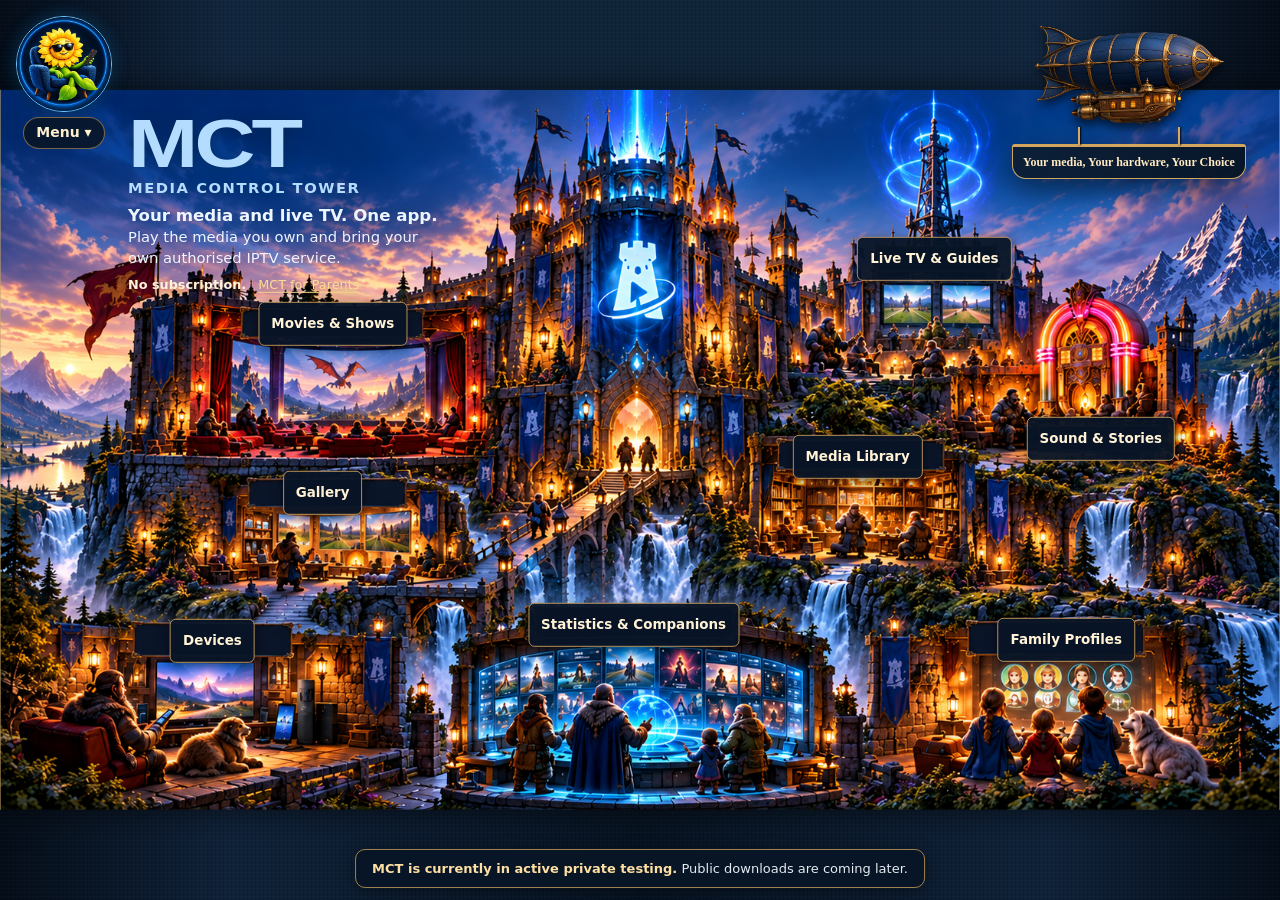
<file: index.html>
<!doctype html>
<html lang="en">
<head>
  <meta charset="utf-8">
  <meta name="viewport" content="width=device-width, initial-scale=1, viewport-fit=cover">
  <meta name="theme-color" content="#061529">
  <meta name="description" content="Media Control Tower — a private, self-hosted media centre for households. Currently in development.">
  <title>Media Control Tower</title>
  <link rel="icon" href="assets/favicon.png" type="image/png" sizes="32x32">
  <link rel="stylesheet" href="styles.css">
</head>
<body>
  <main class="landing" aria-label="Media Control Tower">
    <details class="site-menu">
      <summary aria-label="Media Control Tower menu">
        <img class="menu-logo" src="assets/sunflower-logo.png" alt="" width="96" height="96">
        <span class="menu-caption">Menu <span class="menu-arrow" aria-hidden="true">▾</span></span>
      </summary>
      <div class="menu-panel">
        <h2>Media Control Tower</h2>
        <p>One app for your household’s movies, shows, music, audiobooks and photos, hosted on your own computer.</p>
        <nav class="menu-links" aria-label="Explore MCT">
          <a href="features.html#home">Home</a>
          <a href="features.html#movies">Movies &amp; Shows</a>
          <a href="features.html#live">Live TV &amp; Guides</a>
          <a href="features.html#music">Sound &amp; Stories</a>
          <a href="features.html#gallery">Gallery</a>
          <a href="features.html#library">Media Library</a>
          <a href="features.html#statistics">Statistics &amp; Companions</a>
          <a href="features.html#devices">Devices</a>
          <a href="features.html#profiles">Family Profiles</a>
          <a href="features.html#backup">Backup &amp; Transfer</a>
          <a href="parents.html">MCT for Parents</a>
        </nav>
      </div>
    </details>

    <div class="scene-stage">
    <header class="site-brand">
      <h1><span class="brand-initials" aria-hidden="true">MCT</span><span class="brand-name">Media Control Tower</span></h1>
      <p class="brand-pitch"><strong>Your media and live TV. One app.</strong><span>Play the media you own and bring your own authorised IPTV service.</span></p>
      <div class="brand-links">
        <strong>No subscription.</strong>
        <a href="parents.html">MCT for Parents</a>
      </div>
    </header>
<picture class="scene">
      <source media="(orientation: portrait)" srcset="assets/castle-mobile.png">
      <img src="assets/castle-desktop.png" alt="An illuminated fantasy castle with a cinema, a broadcast tower, a neon jukebox and a room full of glowing screens." fetchpriority="high" decoding="async" width="1672" height="941">
    </picture>
    <nav class="attractions" aria-label="Explore MCT features">
      <button class="attraction" data-feature="movies" style="--x:26%;--y:32.5%;--px:26%;--py:34%" aria-controls="feature-card" aria-expanded="false">Movies &amp; Shows</button>
      <button class="attraction" data-feature="live" style="--x:73%;--y:23.5%;--px:78%;--py:32.4%" aria-controls="feature-card" aria-expanded="false">Live TV &amp; Guides</button>
      <button class="attraction" data-feature="music" style="--x:86%;--y:48.4%;--px:76%;--py:45.6%" aria-controls="feature-card" aria-expanded="false">Sound &amp; Stories</button>
      <button class="attraction" data-feature="gallery" style="--x:25.2%;--y:56%;--px:26%;--py:46.6%" aria-controls="feature-card" aria-expanded="false">Gallery</button>
      <button class="attraction" data-feature="library" style="--x:67%;--y:51%;--px:76%;--py:59.7%" aria-controls="feature-card" aria-expanded="false">Media Library</button>
      <button class="attraction" data-feature="statistics" style="--x:49.5%;--y:74.3%;--px:29%;--py:59.2%" aria-controls="feature-card" aria-expanded="false">Statistics &amp; Companions</button>
      <button class="attraction" data-feature="devices" style="--x:16.6%;--y:76.5%;--px:78%;--py:74%" aria-controls="feature-card" aria-expanded="false">Devices</button>
      <button class="attraction" data-feature="profiles" style="--x:83.3%;--y:76.3%;--px:30%;--py:73.8%" aria-controls="feature-card" aria-expanded="false">Family Profiles</button>
    </nav>
    </div>
    <div class="zeppelin" id="zeppelin">
      <div class="airship" aria-hidden="true">
        <img src="assets/zeppelin.png" alt="" width="1536" height="1024">
        <span class="engine-flame engine-flame-one"></span>
        <span class="engine-flame engine-flame-two"></span>
      </div>
      <p class="feature-card idle-banner">Your media, Your hardware, Your Choice</p>
      <section id="feature-card" class="feature-card" aria-labelledby="feature-title" hidden>
      <button class="feature-close" aria-label="Close feature description" type="button">×</button>
      <h2 id="feature-title"></h2>
      <p id="feature-description" aria-live="polite" aria-atomic="true"></p>
      <a class="feature-link" id="feature-link" href="features.html">Explore this feature</a>
    </section>
    </div>
    <footer class="development-notice" aria-label="Development status">
      <p><strong>MCT is currently in active private testing.</strong> <span>Public downloads are coming later.</span></p>
    </footer>
  </main>
  <script src="menu.js" defer></script>
  <script src="zeppelin.js" defer></script>
</body>
</html>
</file>
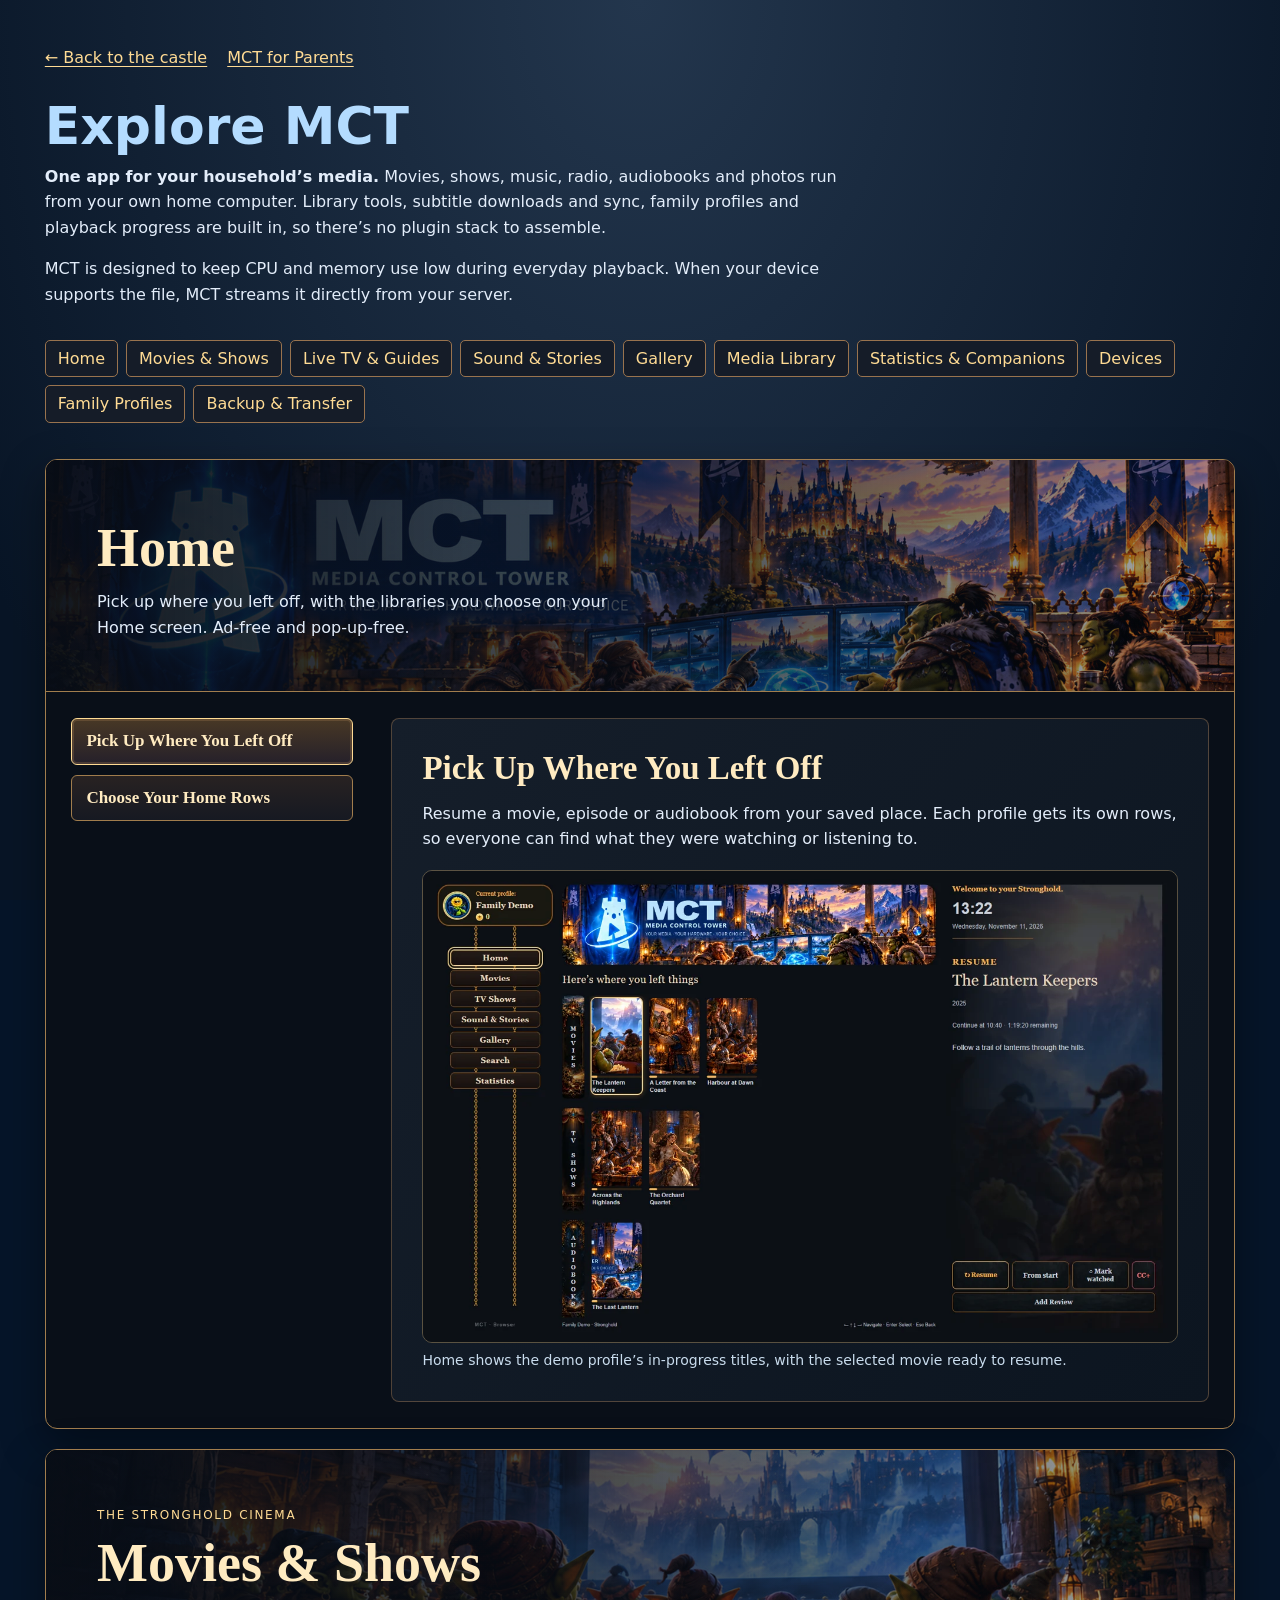
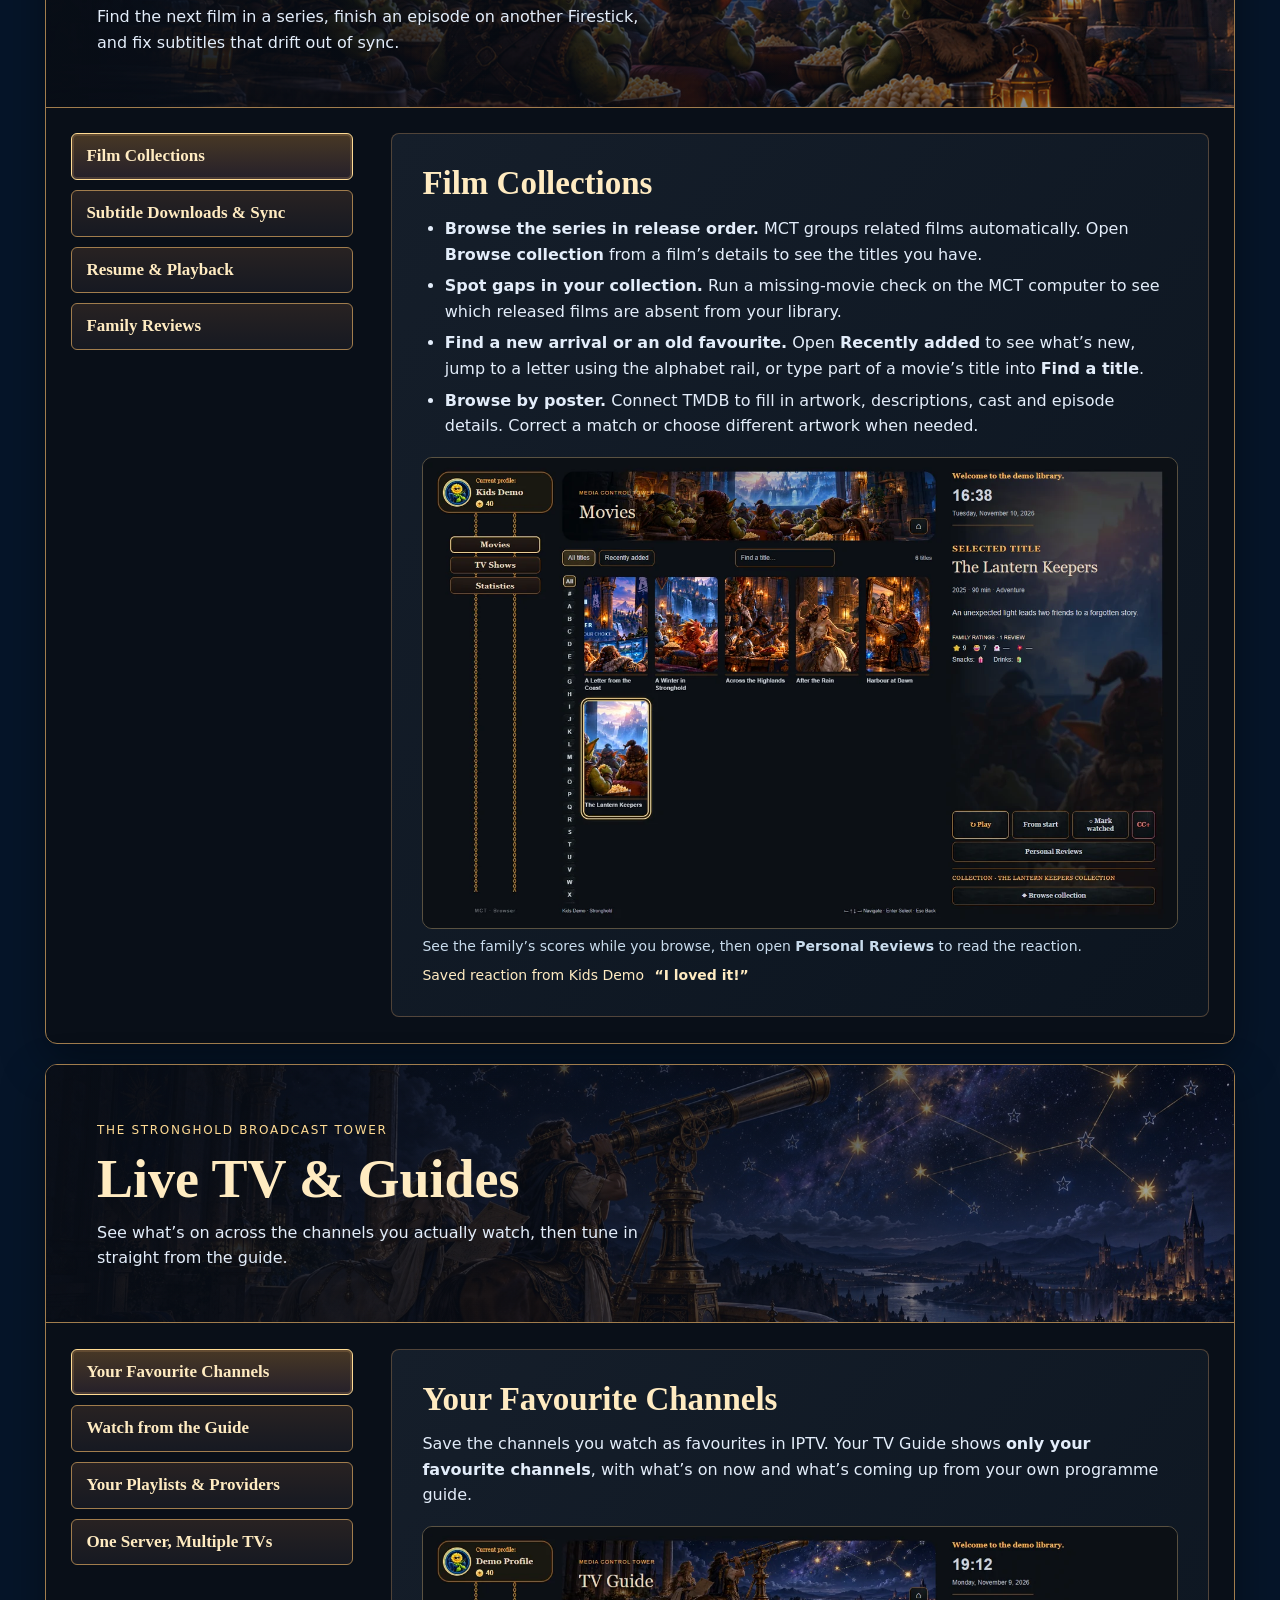
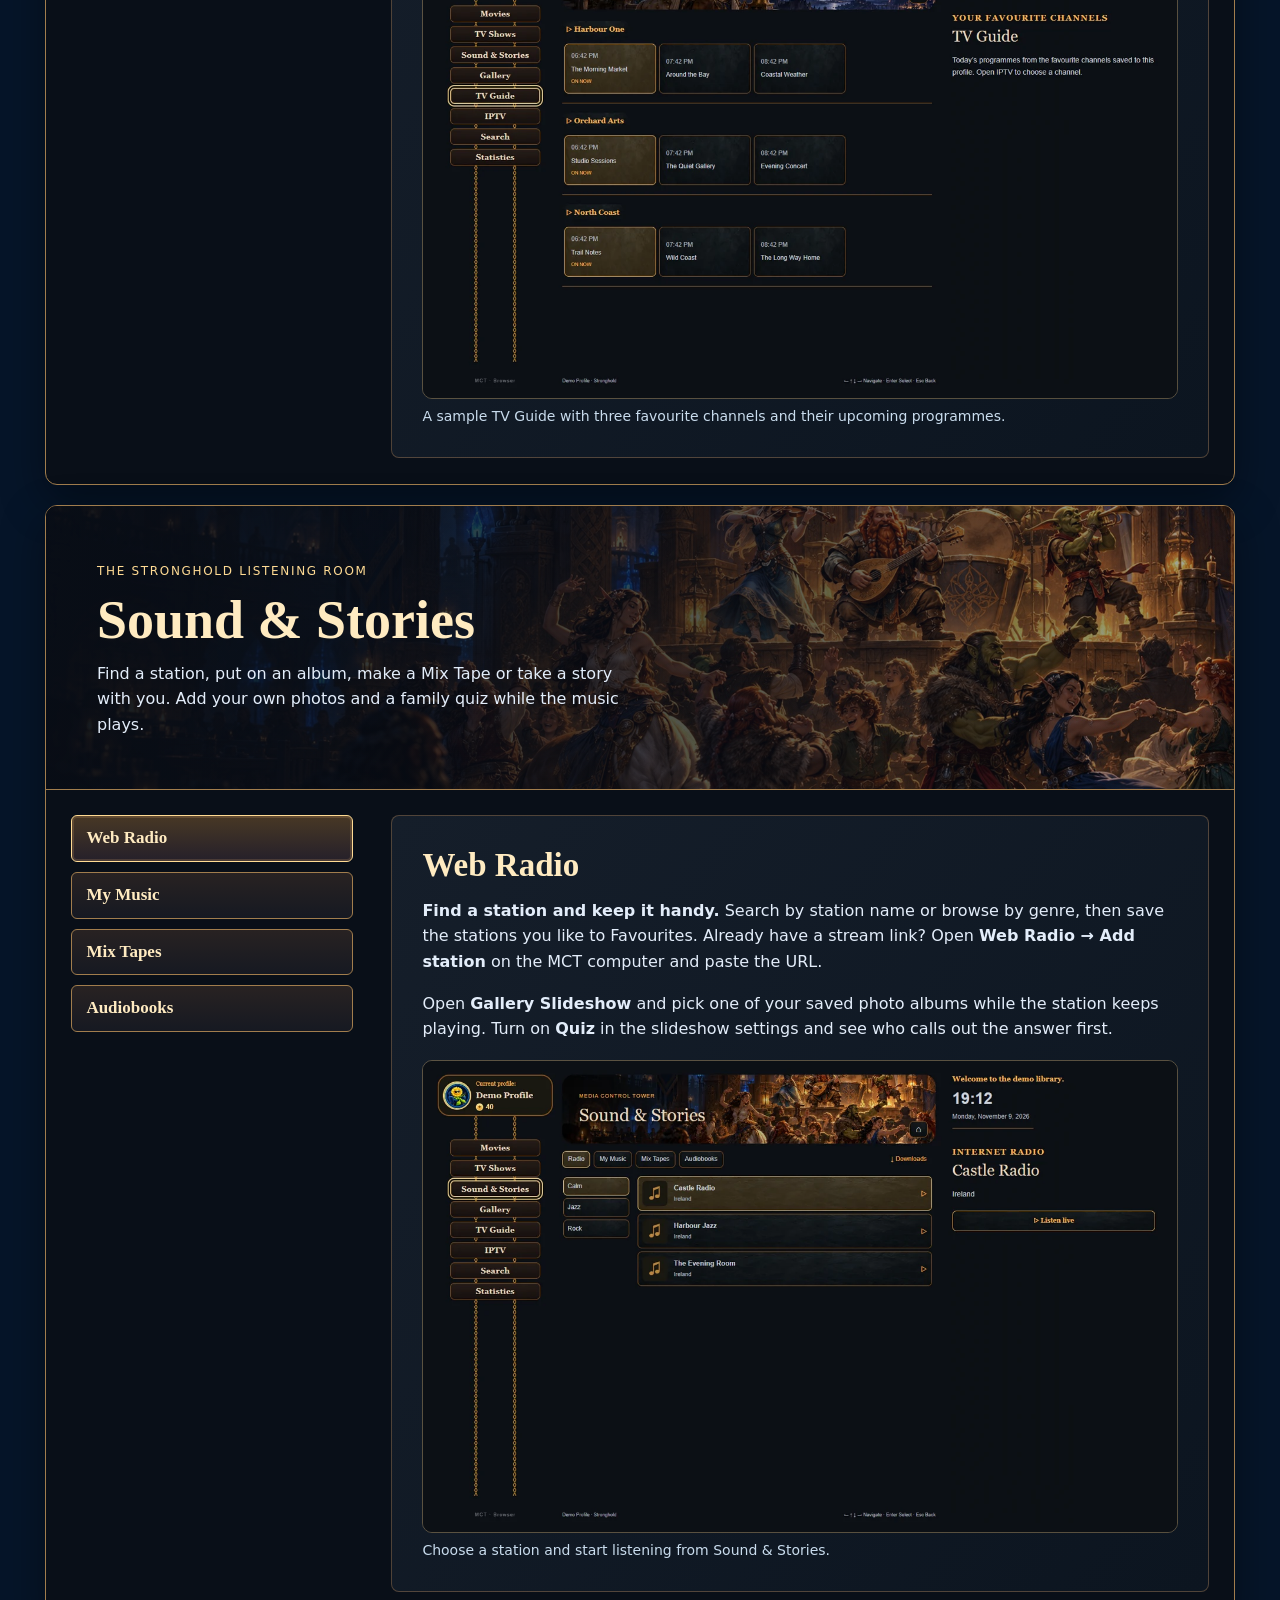
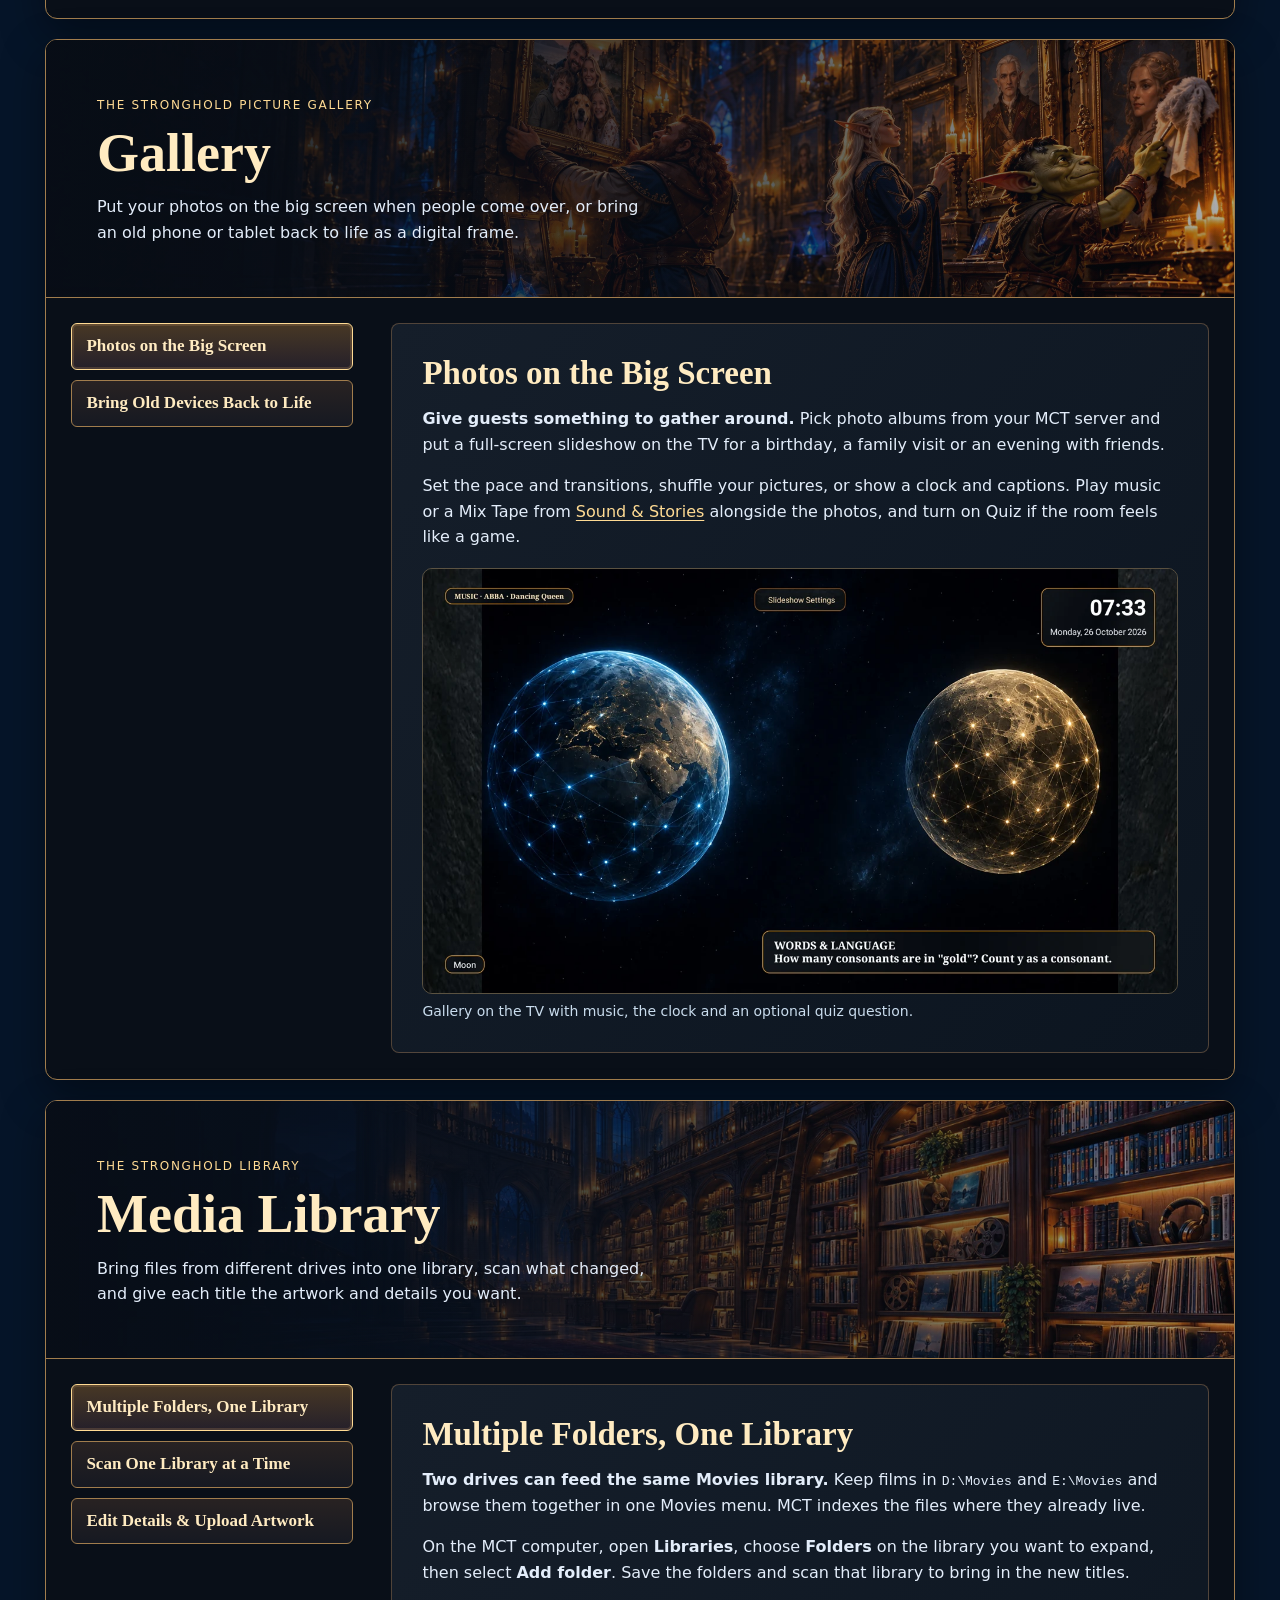
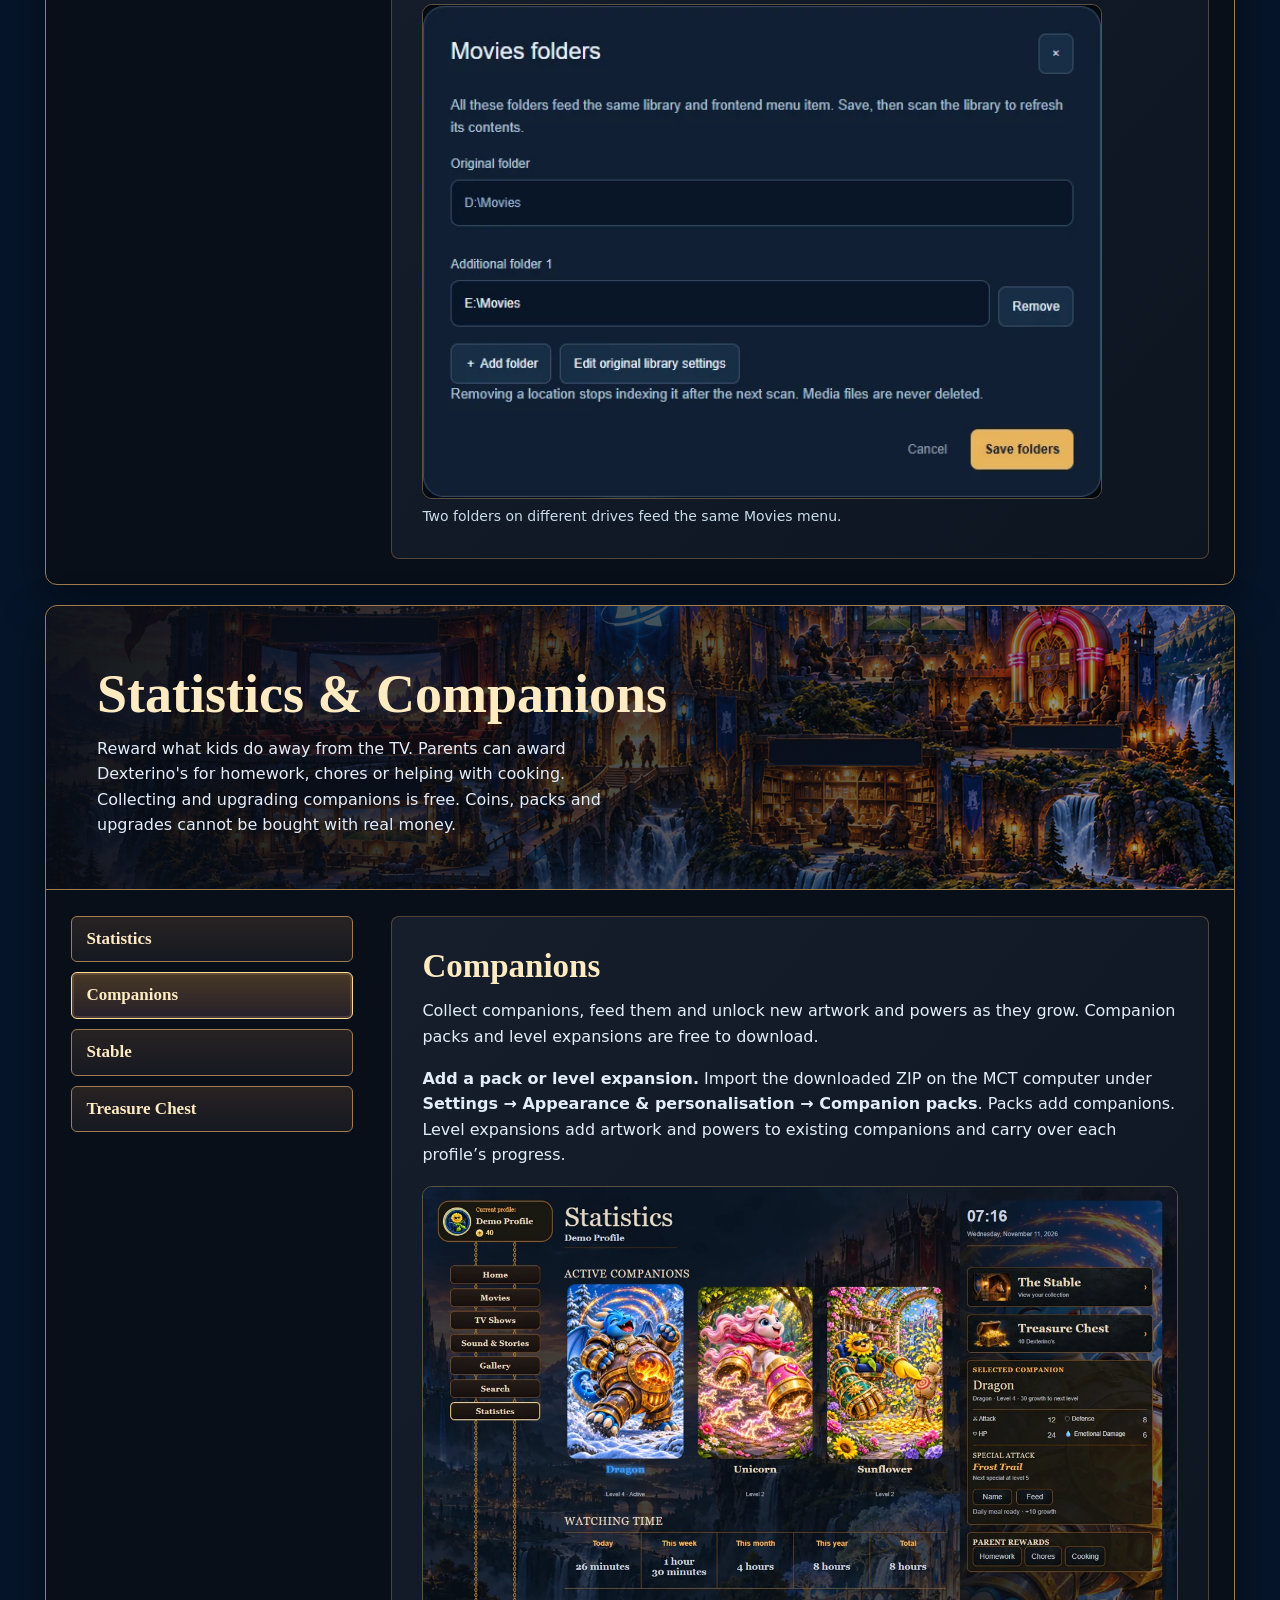
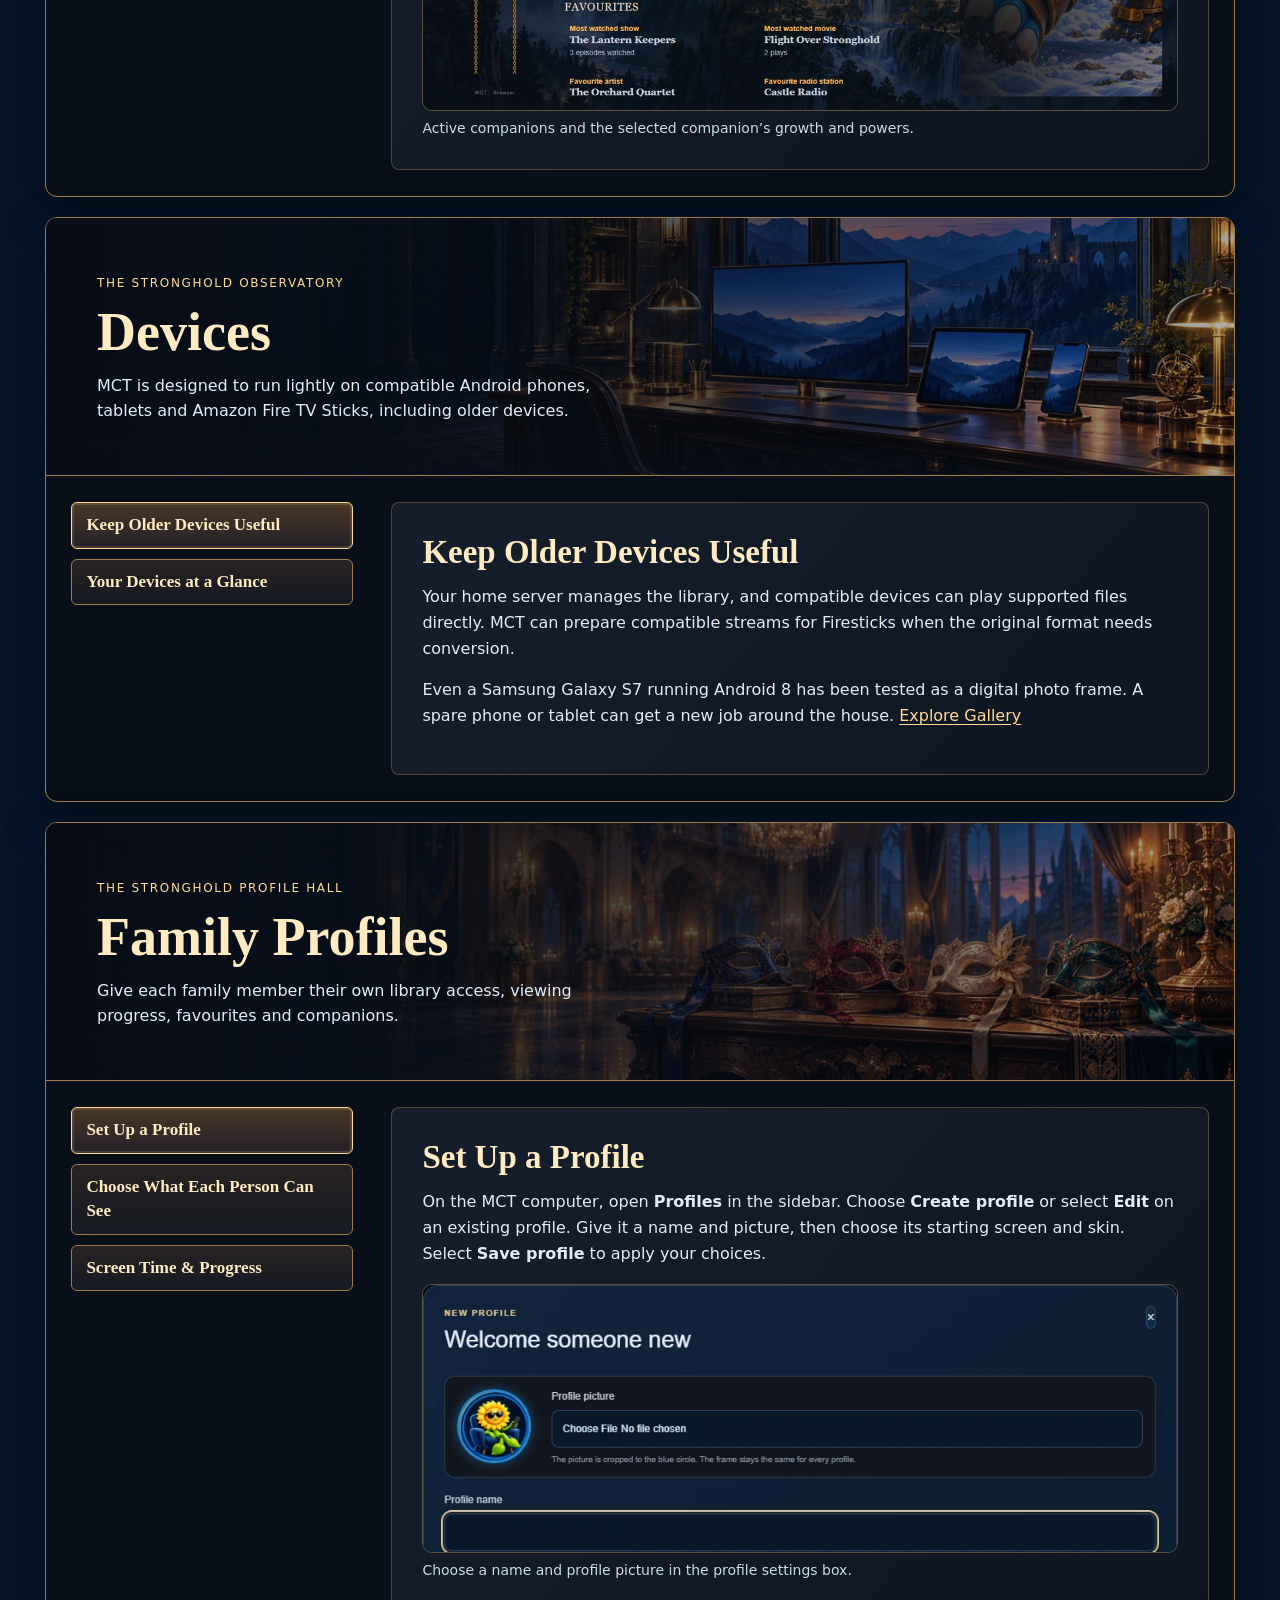
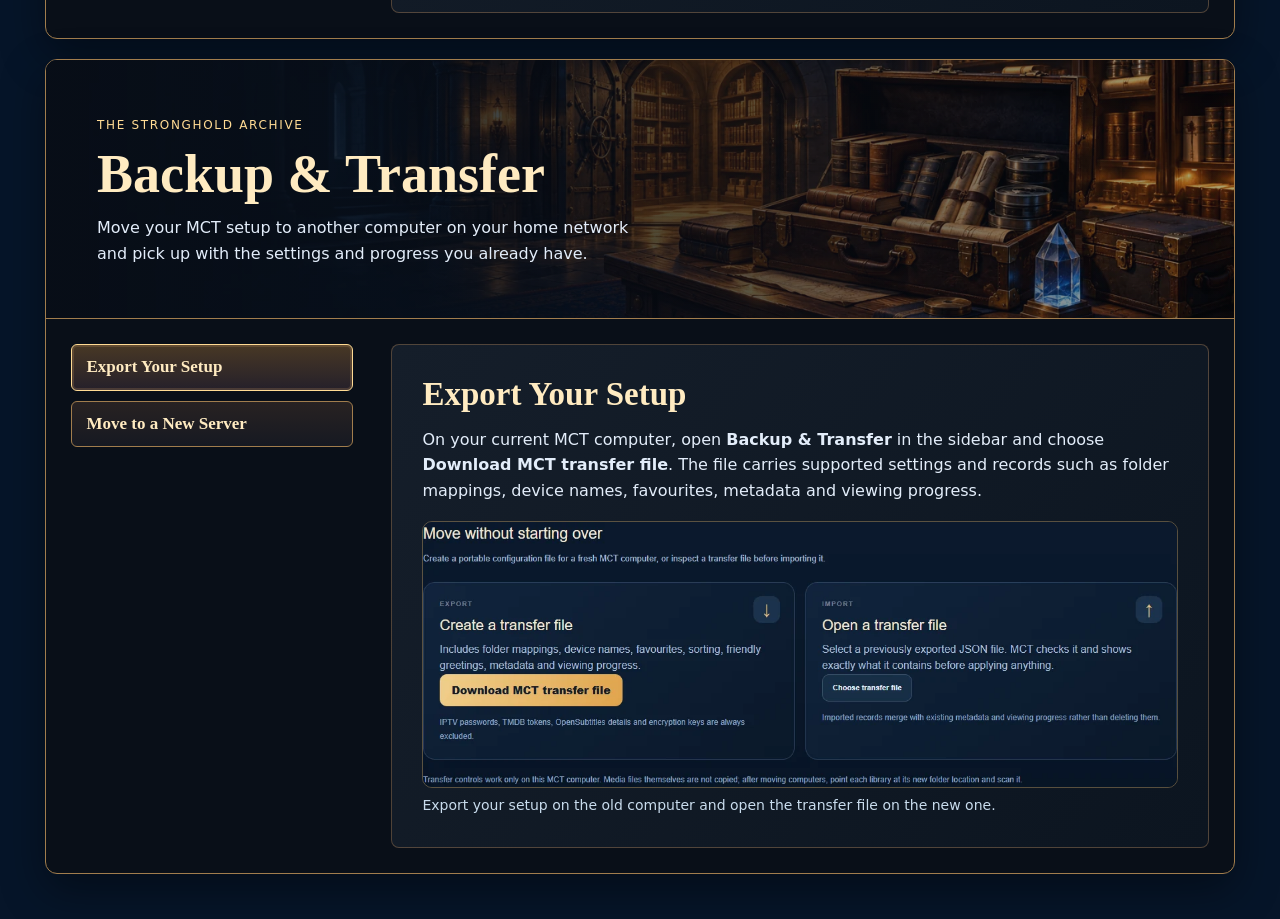
<file: features.html>
<!doctype html>
<html lang="en">
<head>
  <meta charset="utf-8">
  <meta name="viewport" content="width=device-width, initial-scale=1">
  <meta name="theme-color" content="#061529">
  <meta name="description" content="Explore the movies, music, galleries, household profiles and companions in Media Control Tower.">
  <title>Explore MCT | Media Control Tower</title>
  <link rel="icon" href="assets/favicon.png" type="image/png" sizes="32x32">
  <link rel="stylesheet" href="styles.css">
  <script src="feature-rooms.js" defer></script>
</head>
<body class="features-body">
  <main class="features-page">
    <nav class="feature-page-nav" aria-label="Website">
      <a href="./">← Back to the castle</a>
      <a href="parents.html">MCT for Parents</a>
    </nav>
    <h1>Explore MCT</h1>
    <p><strong>One app for your household’s media.</strong> Movies, shows, music, radio, audiobooks and photos run from your own home computer. Library tools, subtitle downloads and sync, family profiles and playback progress are built in, so there’s no plugin stack to assemble.</p>
    <p>MCT is designed to keep CPU and memory use low during everyday playback. When your device supports the file, MCT streams it directly from your server.</p>
    <nav class="feature-index" aria-label="Features">
      <a href="#home">Home</a>
      <a href="#movies">Movies &amp; Shows</a>
      <a href="#live">Live TV &amp; Guides</a>
      <a href="#music">Sound &amp; Stories</a>
      <a href="#gallery">Gallery</a>
      <a href="#library">Media Library</a>
      <a href="#statistics">Statistics &amp; Companions</a>
      <a href="#devices">Devices</a>
      <a href="#profiles">Family Profiles</a>
      <a href="#backup">Backup &amp; Transfer</a>
    </nav>

    <section id="home" class="feature-room" aria-labelledby="home-title" tabindex="-1">
      <header class="room-header">
        <h2 id="home-title">Home</h2>
        <p>Pick up where you left off, with the libraries you choose on your Home screen. Ad-free and pop-up-free.</p>
      </header>
      <div class="room-layout">
        <div class="room-signs" role="group" aria-label="Home topics"></div>
        <div class="room-topics">
          <details name="home-topic" open>
            <summary>Pick Up Where You Left Off</summary>
            <div class="room-panel" id="home-resume">
              <h3>Pick Up Where You Left Off</h3>
              <p>Resume a movie, episode or audiobook from your saved place. Each profile gets its own rows, so everyone can find what they were watching or listening to.</p>
              <figure>
                <img src="assets/features/home-screen.webp" alt="MCT Home with resume rows for movies, TV shows and audiobooks in a demo profile" width="1280" height="800" loading="lazy">
                <figcaption>Home shows the demo profile’s in-progress titles, with the selected movie ready to resume.</figcaption>
              </figure>
            </div>
          </details>
          <details name="home-topic">
            <summary>Choose Your Home Rows</summary>
            <div class="room-panel" id="home-customise">
              <h3>Choose Your Home Rows</h3>
              <p>On the MCT computer, open <a href="#profiles">Profiles</a>, choose <strong>Edit</strong> for the profile, and find <strong>Home Resume rows</strong>. Choose which of its available libraries appear and arrange them in the order you want. Select <strong>Save profile</strong> to apply your choices.</p>
            </div>
          </details>
        </div>
      </div>
    </section>

    <section id="movies" class="feature-room" aria-labelledby="movies-title" tabindex="-1">
      <header class="room-header">
        <span>The Stronghold Cinema</span>
        <h2 id="movies-title">Movies &amp; Shows</h2>
        <p>Find the next film in a series, finish an episode on another Firestick, and fix subtitles that drift out of sync.</p>
      </header>
      <div class="room-layout">
        <div class="room-signs" role="group" aria-label="Movies and shows topics"></div>
        <div class="room-topics">
          <details name="cinema-topic" open>
            <summary>Film Collections</summary>
            <div class="room-panel" id="film-collections">
              <h3>Film Collections</h3>
              <ul>
                <li><strong>Browse the series in release order.</strong> MCT groups related films automatically. Open <strong>Browse collection</strong> from a film’s details to see the titles you have.</li>
                <li><strong>Spot gaps in your collection.</strong> Run a missing-movie check on the MCT computer to see which released films are absent from your library.</li>
                <li><strong>Find a new arrival or an old favourite.</strong> Open <strong>Recently added</strong> to see what’s new, jump to a letter using the alphabet rail, or type part of a movie’s title into <strong>Find a title</strong>.</li>
                <li><strong>Browse by poster.</strong> Connect TMDB to fill in artwork, descriptions, cast and episode details. Correct a match or choose different artwork when needed.</li>
              </ul>
              <figure>
                <img src="assets/features/movies-with-review.webp" alt="Stronghold movie library showing The Lantern Keepers, its family ratings, and the Browse collection and Personal Reviews buttons" width="1280" height="800" loading="lazy">
                <figcaption>See the family’s scores while you browse, then open <strong>Personal Reviews</strong> to read the reaction. <span class="review-reaction">Saved reaction from Kids Demo <q>I loved it!</q></span></figcaption>
              </figure>
            </div>
          </details>
          <details name="cinema-topic">
            <summary>Subtitle Downloads &amp; Sync</summary>
            <div class="room-panel" id="subtitle-sync">
              <h3>Subtitle Downloads &amp; Sync</h3>
              <p>On the MCT computer, connect a subtitle provider under <strong>Settings → Connections &amp; services → Subtitles</strong>. In the browser, select a movie or episode, open <strong>CC+</strong> and choose a result to download.</p>
              <p>With automatic sync set up, MCT compares the subtitle timing with speech in your video. It can shift lines that appear too early or too late and correct drift when subtitles start in sync but fall out of step as the video plays. If MCT can’t confidently match the timing, it keeps the original and marks the subtitle for review.</p>
              <ul>
                <li>Use a compatible subtitle already in the video, import your own file or search for another release.</li>
                <li>Queue subtitle downloads for upcoming episodes, a season or a whole show from the MCT computer.</li>
              </ul>
              <figure>
                <img src="assets/features/movies-with-review.webp" alt="The Lantern Keepers movie details show family ratings and a CC+ subtitle button beside the playback controls" width="1280" height="800" loading="lazy">
                <figcaption>Look for <strong>CC+</strong> beside the playback controls. The same panel shows the family’s scores above <strong>Personal Reviews</strong>. <span class="review-reaction">Saved reaction from Kids Demo <q>I loved it!</q></span></figcaption>
              </figure>
            </div>
          </details>
          <details name="cinema-topic">
            <summary>Resume &amp; Playback</summary>
            <div class="room-panel" id="resume-and-playback">
              <h3>Resume &amp; Playback</h3>
              <ul>
                <li><strong>Resume in another room.</strong> Your profile’s viewing progress follows you between Firesticks.</li>
                <li><strong>Watch in order or shuffle a show.</strong> Jump to a season, resume the next episode, or play a random episode on Firestick without changing your regular Continue Watching progress.</li>
                <li><strong>Catch up your watch history.</strong> Mark an episode, a season or an entire show watched or unwatched.</li>
                <li><strong>Play files your Firestick can’t handle directly.</strong> MCT can convert compatible video or audio for playback on demand while keeping the original file intact.</li>
              </ul>
              <figure>
                <img src="assets/features/resume-playback.webp" alt="Three little trolls race between two castle living rooms with a remote and a bowl of popcorn. Both TVs show the same airship scene." width="1280" height="800" loading="lazy">
                <figcaption>Same episode. New sofa. Most of the popcorn made it.</figcaption>
              </figure>
            </div>
          </details>
          <details name="cinema-topic">
            <summary>Family Reviews</summary>
            <div class="room-panel" id="family-reviews">
              <h3>Family Reviews</h3>
              <p>Kids can leave a review right from their own profile. Open <strong>Add Review</strong>, pick a rating or a quick reaction like <strong>I loved it!</strong>, choose a snack and drink pairing if they like, and save. Family members can compare their scores for movies, shows and individual episodes.</p>
              <p><strong>Earn Dexterino's for sharing what you thought.</strong> Each profile can earn 5 Dexterino's for its first review of a title, plus 5 for its first snack pick and 5 for its first drink pick. The coins go into the Treasure Chest and can be spent on snacks to feed <a href="#statistics">companions</a>.</p>
              <figure class="review-example">
                <img src="assets/features/family-reviews.webp" alt="The MCT review form with ratings of 9 overall and 7 for funny, an I loved it reaction, popcorn and juice selected, and a Save review button" width="680" height="800" loading="lazy">
                <figcaption>A review in a demo profile. A rating, a quick reaction and a popcorn-and-juice pairing are ready to save.</figcaption>
              </figure>
            </div>
          </details>
        </div>
      </div>
    </section>

    <section id="live" class="feature-room" aria-labelledby="live-title" tabindex="-1">
      <header class="room-header">
        <span>The Stronghold Broadcast Tower</span>
        <h2 id="live-title">Live TV &amp; Guides</h2>
        <p>See what’s on across the channels you actually watch, then tune in straight from the guide.</p>
      </header>
      <div class="room-layout">
        <div class="room-signs" role="group" aria-label="Live TV and guide topics"></div>
        <div class="room-topics">
          <details name="live-topic" open>
            <summary>Your Favourite Channels</summary>
            <div class="room-panel" id="favourite-channels">
              <h3>Your Favourite Channels</h3>
              <p>Save the channels you watch as favourites in IPTV. Your TV Guide shows <strong>only your favourite channels</strong>, with what’s on now and what’s coming up from your own programme guide.</p>
              <figure>
                <img src="assets/features/live.webp" alt="The TV Guide showing schedules for three sample favourite channels" width="1280" height="800" loading="lazy">
                <figcaption>A sample TV Guide with three favourite channels and their upcoming programmes.</figcaption>
              </figure>
            </div>
          </details>
          <details name="live-topic">
            <summary>Watch from the Guide</summary>
            <div class="room-panel" id="watch-from-guide">
              <h3>Watch from the Guide</h3>
              <p>See something you want to watch? Select its programme listing and choose <strong>Watch channel</strong> to tune in live. You can also select a channel’s name directly in the guide.</p>
              <p><strong>Automatic reconnect on Firestick.</strong> If a live channel freezes, MCT can try reconnecting to the same channel for you.</p>
              <figure>
                <img src="assets/features/watch-from-guide.webp" alt="A selected programme in MCT’s TV Guide with a Watch channel button in the details panel" width="1280" height="800" loading="lazy">
                <figcaption>Select a programme to see its details and jump straight to the live channel.</figcaption>
              </figure>
            </div>
          </details>
          <details name="live-topic">
            <summary>Your Playlists &amp; Providers</summary>
            <div class="room-panel" id="iptv-playlist">
              <h3>Your Playlists &amp; Providers</h3>
              <p><strong>Bring your own legal IPTV sources.</strong> Use MCT with licensed services you’re authorised to watch or free-to-air streams made available for public viewing. MCT provides the player. You supply the playlist or provider login and the electronic programme guide (EPG).</p>
              <ul>
                <li><strong>Save multiple IPTV providers.</strong> Live TV brings the channels from your enabled providers together, while their accounts, programme guides and stream limits stay separate.</li>
                <li><strong>Switch between saved servers.</strong> If a provider gives you alternative server addresses, save them once and pick another server from the list when you need it.</li>
              </ul>
              <figure>
                <img src="assets/features/iptv-provider.webp" alt="The MCT Provider connections dashboard with two sample IPTV accounts and a choice of primary or backup server for Harbour TV" width="1151" height="900" loading="lazy">
                <figcaption>Two sample providers, with primary and backup server addresses saved for Harbour TV. <a href="assets/features/iptv-provider.webp">Open full-size screenshot</a></figcaption>
              </figure>
            </div>
          </details>
          <details name="live-topic">
            <summary>One Server, Multiple TVs</summary>
            <div class="room-panel" id="iptv-multiple-tvs">
              <h3>One Server, Multiple TVs</h3>
              <p>Connect the TVs around your home to the same MCT server. When your IPTV plan allows multiple streams, people in different rooms can watch different channels at the same time.</p>
              <p>In <strong>Provider connections</strong> on the MCT computer, set the <strong>Maximum concurrent streams</strong> for each provider to match your plan. You can see which devices are streaming and stop a stream from there to free up a slot.</p>
              <figure>
                <img src="assets/features/iptv-multi-tv.webp" alt="The MCT dashboard showing a limit of three streams, with sample living-room and kitchen TVs using two slots" width="1151" height="900" loading="lazy">
                <figcaption>Two sample TVs are using two of this provider’s three stream slots. <a href="assets/features/iptv-multi-tv.webp">Open full-size screenshot</a></figcaption>
              </figure>
            </div>
          </details>
        </div>
      </div>
    </section>

    <section id="music" class="feature-room" aria-labelledby="music-title" tabindex="-1">
      <header class="room-header">
        <span>The Stronghold Listening Room</span>
        <h2 id="music-title">Sound &amp; Stories</h2>
        <p>Find a station, put on an album, make a Mix Tape or take a story with you. Add your own photos and a family quiz while the music plays.</p>
      </header>
      <div class="room-layout">
        <div class="room-signs" role="group" aria-label="Sound and Stories topics"></div>
        <div class="room-topics">
          <details name="sound-topic" open>
            <summary>Web Radio</summary>
            <div class="room-panel" id="web-radio">
              <h3>Web Radio</h3>
              <p><strong>Find a station and keep it handy.</strong> Search by station name or browse by genre, then save the stations you like to Favourites. Already have a stream link? Open <strong>Web Radio → Add station</strong> on the MCT computer and paste the URL.</p>
              <p>Open <strong>Gallery Slideshow</strong> and pick one of your saved photo albums while the station keeps playing. Turn on <strong>Quiz</strong> in the slideshow settings and see who calls out the answer first.</p>
              <figure>
                <img src="assets/features/sound-and-stories.webp" alt="Sound &amp; Stories showing sample internet radio stations and a Listen live button" width="1280" height="800" loading="lazy">
                <figcaption>Choose a station and start listening from Sound &amp; Stories.</figcaption>
              </figure>
            </div>
          </details>
          <details name="sound-topic">
            <summary>My Music</summary>
            <div class="room-panel" id="my-music">
              <h3>My Music</h3>
              <p><strong>Give the music you own a proper home.</strong> Browse local artists, albums and songs, with artwork where available. Play an album in order, shuffle an artist’s albums, or see what’s coming up in the queue. Compilations stay together and each track keeps its artist credit.</p>
              <p>Put on an old favourite and let photos from your own albums rotate on screen. Add quiz questions to the slideshow and give everyone in the room something to guess.</p>
              <figure>
                <img src="assets/features/my-music.webp" alt="The My Music tab showing albums by a sample artist" width="1280" height="800" loading="lazy">
                <figcaption>Open an artist to browse their albums and tracks.</figcaption>
              </figure>
            </div>
          </details>
          <details name="sound-topic">
            <summary>Mix Tapes</summary>
            <div class="room-panel" id="mix-tapes">
              <h3>Mix Tapes</h3>
              <p><strong>Make a playlist for the mood you’re in.</strong> Add individual songs, a whole album or tracks by an artist from your music library. Save a Kitchen Disco for dinner prep or a Sunday Slowdown for a quieter morning.</p>
              <p>Pair your mix with a slideshow from your saved albums, then switch on the quiz for a family game night with its own soundtrack.</p>
              <figure>
                <img src="assets/features/mix-tapes.webp" alt="The Kitchen Disco sample Mix Tape showing its songs and Play all control" width="1280" height="800" loading="lazy">
                <figcaption>Play a favourite track or start the whole Mix Tape.</figcaption>
              </figure>
            </div>
          </details>
          <details name="sound-topic">
            <summary>Audiobooks</summary>
            <div class="room-panel" id="audiobooks">
              <h3>Audiobooks</h3>
              <p><strong>Take the next chapter with you.</strong> On your Android phone or tablet, open an audiobook and choose <strong>Download</strong> while you’re on Wi-Fi. Every chapter is saved on that device, so you can keep listening offline with the screen locked.</p>
              <p><strong>Pick up at home where you stopped.</strong> When the app reconnects to your MCT server on your home network, it syncs your listening position automatically. Reopen MCT when you get home if you closed it on the way.</p>
              <figure>
                <img src="assets/features/audiobooks.webp" alt="The Audiobooks tab with a sample book, its chapter list and a Play or resume button" width="1280" height="800" loading="lazy">
                <figcaption>Browse chapters or resume from the listening position saved to your profile.</figcaption>
              </figure>
            </div>
          </details>
        </div>
      </div>
    </section>

    <section id="gallery" class="feature-room" aria-labelledby="gallery-title" tabindex="-1">
      <header class="room-header">
        <span>The Stronghold Picture Gallery</span>
        <h2 id="gallery-title">Gallery</h2>
        <p>Put your photos on the big screen when people come over, or bring an old phone or tablet back to life as a digital frame.</p>
      </header>
      <div class="room-layout">
        <div class="room-signs" role="group" aria-label="Gallery topics"></div>
        <div class="room-topics">
          <details name="gallery-topic" open>
            <summary>Photos on the Big Screen</summary>
            <div class="room-panel" id="gallery-tv">
              <h3>Photos on the Big Screen</h3>
              <p><strong>Give guests something to gather around.</strong> Pick photo albums from your MCT server and put a full-screen slideshow on the TV for a birthday, a family visit or an evening with friends.</p>
              <p>Set the pace and transitions, shuffle your pictures, or show a clock and captions. Play music or a Mix Tape from <a href="#music">Sound &amp; Stories</a> alongside the photos, and turn on Quiz if the room feels like a game.</p>
              <figure>
                <img src="assets/features/gallery.webp" alt="A full-screen MCT slideshow showing two glowing moons, music information, a clock and a quiz question" width="1280" height="720" loading="lazy">
                <figcaption>Gallery on the TV with music, the clock and an optional quiz question.</figcaption>
              </figure>
            </div>
          </details>
          <details name="gallery-topic">
            <summary>Bring Old Devices Back to Life</summary>
            <div class="room-panel" id="gallery-digital-frames">
              <h3>Bring Old Devices Back to Life</h3>
              <p><strong>Turn a spare Android phone or tablet into a digital photo frame.</strong> Give that device in the drawer a new job on the kitchen counter or a bookshelf, playing the photos you want to see every day.</p>
              <p>In <strong>Gallery → Choose galleries</strong>, pick albums from your MCT server or add a photo folder already on the device. A slideshow using only local folders can run without Wi-Fi. With a dedicated Gallery profile, you can schedule the display to go dark overnight and resume in the morning.</p>
              <figure>
                <img src="assets/features/gallery-digital-frames.webp" alt="A Stronghold troll closes a drawer of old cables beside a tablet and phone displaying family photos on stands" width="1280" height="800" loading="lazy">
                <figcaption>Out of the drawer and back on display.</figcaption>
              </figure>
            </div>
          </details>
        </div>
      </div>
    </section>

    <section id="library" class="feature-room" aria-labelledby="library-title" tabindex="-1">
      <header class="room-header">
        <span>The Stronghold Library</span>
        <h2 id="library-title">Media Library</h2>
        <p>Bring files from different drives into one library, scan what changed, and give each title the artwork and details you want.</p>
      </header>
      <div class="room-layout">
        <div class="room-signs" role="group" aria-label="Media Library topics"></div>
        <div class="room-topics">
          <details name="library-topic" open>
            <summary>Multiple Folders, One Library</summary>
            <div class="room-panel" id="library-folders">
              <h3>Multiple Folders, One Library</h3>
              <p><strong>Two drives can feed the same Movies library.</strong> Keep films in <code>D:\Movies</code> and <code>E:\Movies</code> and browse them together in one Movies menu. MCT indexes the files where they already live.</p>
              <p>On the MCT computer, open <strong>Libraries</strong>, choose <strong>Folders</strong> on the library you want to expand, then select <strong>Add folder</strong>. Save the folders and scan that library to bring in the new titles.</p>
              <figure class="folder-example">
                <img src="assets/features/library-folders.webp" alt="The Movies folders dialog with D drive Movies as the original folder and E drive Movies as an additional folder" width="640" height="466" loading="lazy">
                <figcaption>Two folders on different drives feed the same Movies menu.</figcaption>
              </figure>
            </div>
          </details>
          <details name="library-topic">
            <summary>Scan One Library at a Time</summary>
            <div class="room-panel" id="library-scans">
              <h3>Scan One Library at a Time</h3>
              <p>Added a few films? Select <strong>Scan</strong> on the Movies library card to update that catalogue. Each library has its own controls, so you can refresh movies, shows or another collection as you need it.</p>
              <p>Use <strong>Settings → Library refresh</strong> to schedule daily or weekly scans. Once files are indexed, use <strong>Search</strong> to find a title across your libraries.</p>
              <figure>
                <img src="assets/features/library-scans.webp" alt="MCT library cards with separate Scan and Folders buttons for each collection" width="1250" height="703" loading="lazy">
                <figcaption>Each library card has its own Scan and Folders controls. <a href="assets/features/library-scans.webp">Open full-size screenshot</a></figcaption>
              </figure>
            </div>
          </details>
          <details name="library-topic">
            <summary>Edit Details &amp; Upload Artwork</summary>
            <div class="room-panel" id="library-metadata">
              <h3>Edit Details &amp; Upload Artwork</h3>
              <p>Open <strong>Metadata</strong> on the MCT computer and select an item to edit. Fix a film’s title, description, year or age rating, or upload your own cover with <strong>Choose cover</strong>. Artwork can be a JPG, PNG or WebP up to 10 MB.</p>
              <p>Use filters to find missing artwork or descriptions, correct an online match, or fill in details for your own recordings. The available fields follow the media type. You can edit show, season or episode details, photo captions, and information for audiobooks and music. MCT saves your changes alongside the media and keeps the original file intact.</p>
              <figure>
                <img src="assets/features/library-metadata.webp" alt="The MCT Metadata editor with a sample movie selected and controls for cover artwork, title, year, age rating and description" width="1026" height="960" loading="lazy">
                <figcaption>Choose your own cover or edit the details for a sample film. <a href="assets/features/library-metadata.webp">Open full-size screenshot</a></figcaption>
              </figure>
            </div>
          </details>
        </div>
      </div>
    </section>

    <section id="statistics" class="feature-room" aria-labelledby="statistics-title" tabindex="-1">
      <header class="room-header">
        <h2 id="statistics-title">Statistics &amp; Companions</h2>
        <p>Reward what kids do away from the TV. Parents can award Dexterino's for homework, chores or helping with cooking. Collecting and upgrading companions is free. Coins, packs and upgrades cannot be bought with real money.</p>
      </header>
      <div class="room-layout">
        <div class="room-signs" role="group" aria-label="Statistics and companion topics"></div>
        <div class="room-topics">
          <details name="statistics-topic">
            <summary>Statistics</summary>
            <div class="room-panel" id="profile-statistics">
              <h3>Statistics</h3>
              <p>See watching time and favourites for each profile, including frequently watched films and shows and favourite artists and radio stations.</p>
              <figure>
                <img src="assets/features/statistics-current.webp" alt="Watching time and favourites for a demo profile." width="744" height="382" loading="lazy">
                <figcaption>Watching time and favourites for a demo profile.</figcaption>
              </figure>
            </div>
          </details>
          <details name="statistics-topic" open>
            <summary>Companions</summary>
            <div class="room-panel" id="companion-packs">
              <h3>Companions</h3>
              <p>Collect companions, feed them and unlock new artwork and powers as they grow. Companion packs and level expansions are free to download.</p>
              <p><strong>Add a pack or level expansion.</strong> Import the downloaded ZIP on the MCT computer under <strong>Settings → Appearance &amp; personalisation → Companion packs</strong>. Packs add companions. Level expansions add artwork and powers to existing companions and carry over each profile’s progress.</p>
              <figure>
                <img src="assets/features/companions-current.webp" alt="Active companions and the selected companion’s growth and powers." width="1280" height="889" loading="lazy">
                <figcaption>Active companions and the selected companion’s growth and powers.</figcaption>
              </figure>
            </div>
          </details>
          <details name="statistics-topic">
            <summary>Stable</summary>
            <div class="room-panel" id="companion-stable">
              <h3>Stable</h3>
              <p>Browse your collection in the Stable. See which companions are resting and bring one back out when you want to make it active again.</p>
              <figure>
                <img src="assets/features/stable-current.webp" alt="The Stable with resting companions in a demo collection." width="1280" height="889" loading="lazy">
                <figcaption>The Stable with resting companions in a demo collection.</figcaption>
              </figure>
            </div>
          </details>
          <details name="statistics-topic">
            <summary>Treasure Chest</summary>
            <div class="room-panel" id="companion-treasure">
              <h3>Treasure Chest</h3>
              <p>A parent can award Dexterino's for helping with dinner. The coins go into the child’s Treasure Chest, where they can spend them on snacks for their companions. <a href="parents.html">See how Parent Rewards works</a>.</p>
              <figure>
                <img src="assets/features/chest-current.webp" alt="The Treasure Chest shows the coin balance, Food Shop and Cupboard." width="1280" height="889" loading="lazy">
                <figcaption>The Treasure Chest shows the coin balance, Food Shop and Cupboard.</figcaption>
              </figure>
              <figure>
                <video controls playsinline preload="none" width="1280" height="888" poster="assets/features/companions-current.webp" aria-label="Silent demo of feeding a companion">
                  <source src="assets/features/feeding-current.mp4" type="video/mp4">
                </video>
                <figcaption>Give a companion its daily meal and see its growth progress update.</figcaption>
              </figure>
            </div>
          </details>
        </div>
      </div>
    </section>

    <section id="devices" class="feature-room" aria-labelledby="devices-title" tabindex="-1">
      <header class="room-header">
        <span>The Stronghold Observatory</span>
        <h2 id="devices-title">Devices</h2>
        <p>MCT is designed to run lightly on compatible Android phones, tablets and Amazon Fire TV Sticks, including older devices.</p>
      </header>
      <div class="room-layout">
        <div class="room-signs" role="group" aria-label="Device topics"></div>
        <div class="room-topics">
          <details name="devices-topic" open>
            <summary>Keep Older Devices Useful</summary>
            <div class="room-panel" id="older-devices">
              <h3>Keep Older Devices Useful</h3>
              <p>Your home server manages the library, and compatible devices can play supported files directly. MCT can prepare compatible streams for Firesticks when the original format needs conversion.</p>
              <p>Even a Samsung Galaxy S7 running Android 8 has been tested as a digital photo frame. A spare phone or tablet can get a new job around the house. <a href="#gallery">Explore Gallery</a></p>
            </div>
          </details>
          <details name="devices-topic">
            <summary>Your Devices at a Glance</summary>
            <div class="room-panel" id="manage-firesticks">
              <h3>Your Devices at a Glance</h3>
              <p>See which phones, tablets and Firesticks are connected, check their installed MCT versions, and give each device a name you recognise.</p>
              <p>Once MCT is available in app stores, app updates will come through the store on each device.</p>
              <figure>
                <img src="assets/features/device-dashboard.webp" alt="MCT dashboard cards for sample Firesticks, an Android phone and a tablet, showing connection status and installed versions" width="970" height="708" loading="lazy">
                <figcaption>The Devices dashboard with sample devices. <a href="assets/features/device-dashboard.webp">Open full-size screenshot</a></figcaption>
              </figure>
            </div>
          </details>
        </div>
      </div>
    </section>

    <section id="profiles" class="feature-room" aria-labelledby="profiles-title" tabindex="-1">
      <header class="room-header">
        <span>The Stronghold Profile Hall</span>
        <h2 id="profiles-title">Family Profiles</h2>
        <p>Give each family member their own library access, viewing progress, favourites and companions.</p>
      </header>
      <div class="room-layout">
        <div class="room-signs" role="group" aria-label="Family Profiles topics"></div>
        <div class="room-topics">
          <details name="profiles-topic" open>
            <summary>Set Up a Profile</summary>
            <div class="room-panel" id="profile-settings">
              <h3>Set Up a Profile</h3>
              <p>On the MCT computer, open <strong>Profiles</strong> in the sidebar. Choose <strong>Create profile</strong> or select <strong>Edit</strong> on an existing profile. Give it a name and picture, then choose its starting screen and skin. Select <strong>Save profile</strong> to apply your choices.</p>
              <figure><img src="assets/features/profile-settings.webp" alt="The MCT profile settings box for a demo profile" width="880" height="312" loading="lazy"><figcaption>Choose a name and profile picture in the profile settings box.</figcaption></figure>
            </div>
          </details>
          <details name="profiles-topic">
            <summary>Choose What Each Person Can See</summary>
            <div class="room-panel" id="profile-media">
              <h3>Choose What Each Person Can See</h3>
              <p>Choose which menu items and media libraries each profile can open. Share an entire library, select individual titles or hide the library. For IPTV, allow or block groups, hide individual channels, or hide live IPTV and on-demand content separately.</p>
              <figure><img src="assets/features/profile-access.webp" alt="Profile settings showing the Live IPTV access selector and on-demand controls" width="830" height="229" loading="lazy"><figcaption>Use the IPTV content controls to tailor what a profile can watch.</figcaption></figure>
            </div>
          </details>
          <details name="profiles-topic">
            <summary>Screen Time &amp; Progress</summary>
            <div class="room-panel" id="profile-progress">
              <h3>Screen Time &amp; Progress</h3>
              <p>Set an optional daily screen time allowance or add extra minutes for today. An optional PIN protects access to the profile. Use the login activity setting to see the profile’s last login on its card.</p>
              <p>Each profile keeps its own viewing and listening progress, favourites and <a href="#statistics">companion progress</a>.</p>
              <figure><img src="assets/features/profile-limits.webp" alt="Profile settings showing the daily screen time allowance and PIN controls" width="880" height="577" loading="lazy"><figcaption>Screen time and PIN settings for a demo profile.</figcaption></figure>
              <figure><img src="assets/features/profiles.webp" alt="MCT profile chooser with sample Family and Kids profiles" width="1280" height="800" loading="lazy"><figcaption>Choose a profile when you open MCT.</figcaption></figure>
            </div>
          </details>
        </div>
      </div>
    </section>

    <section id="backup" class="feature-room" aria-labelledby="backup-title" tabindex="-1">
      <header class="room-header">
        <span>The Stronghold Archive</span>
        <h2 id="backup-title">Backup &amp; Transfer</h2>
        <p>Move your MCT setup to another computer on your home network and pick up with the settings and progress you already have.</p>
      </header>
      <div class="room-layout">
        <div class="room-signs" role="group" aria-label="Backup &amp; Transfer topics"></div>
        <div class="room-topics">
          <details name="backup-topic" open>
            <summary>Export Your Setup</summary>
            <div class="room-panel" id="export-setup">
              <h3>Export Your Setup</h3>
              <p>On your current MCT computer, open <strong>Backup &amp; Transfer</strong> in the sidebar and choose <strong>Download MCT transfer file</strong>. The file carries supported settings and records such as folder mappings, device names, favourites, metadata and viewing progress.</p>
              <figure><img src="assets/features/backup-transfer.webp" alt="MCT Backup and Transfer screen with Download MCT transfer file and Choose transfer file controls" width="1130" height="397" loading="lazy"><figcaption>Export your setup on the old computer and open the transfer file on the new one.</figcaption></figure>
            </div>
          </details>
          <details name="backup-topic">
            <summary>Move to a New Server</summary>
            <div class="room-panel" id="import-setup">
              <h3>Move to a New Server</h3>
              <p>On the new MCT computer, open <strong>Backup &amp; Transfer</strong>, choose the exported JSON file and review the preview before confirming the import. Imported records merge with existing metadata and viewing progress.</p>
              <p>Move your media separately, update the library paths where needed and scan the libraries. Reconnect external accounts and set profile PINs again on the new server.</p>
            </div>
          </details>
        </div>
      </div>
    </section>
  </main>
</body>
</html>
</file>
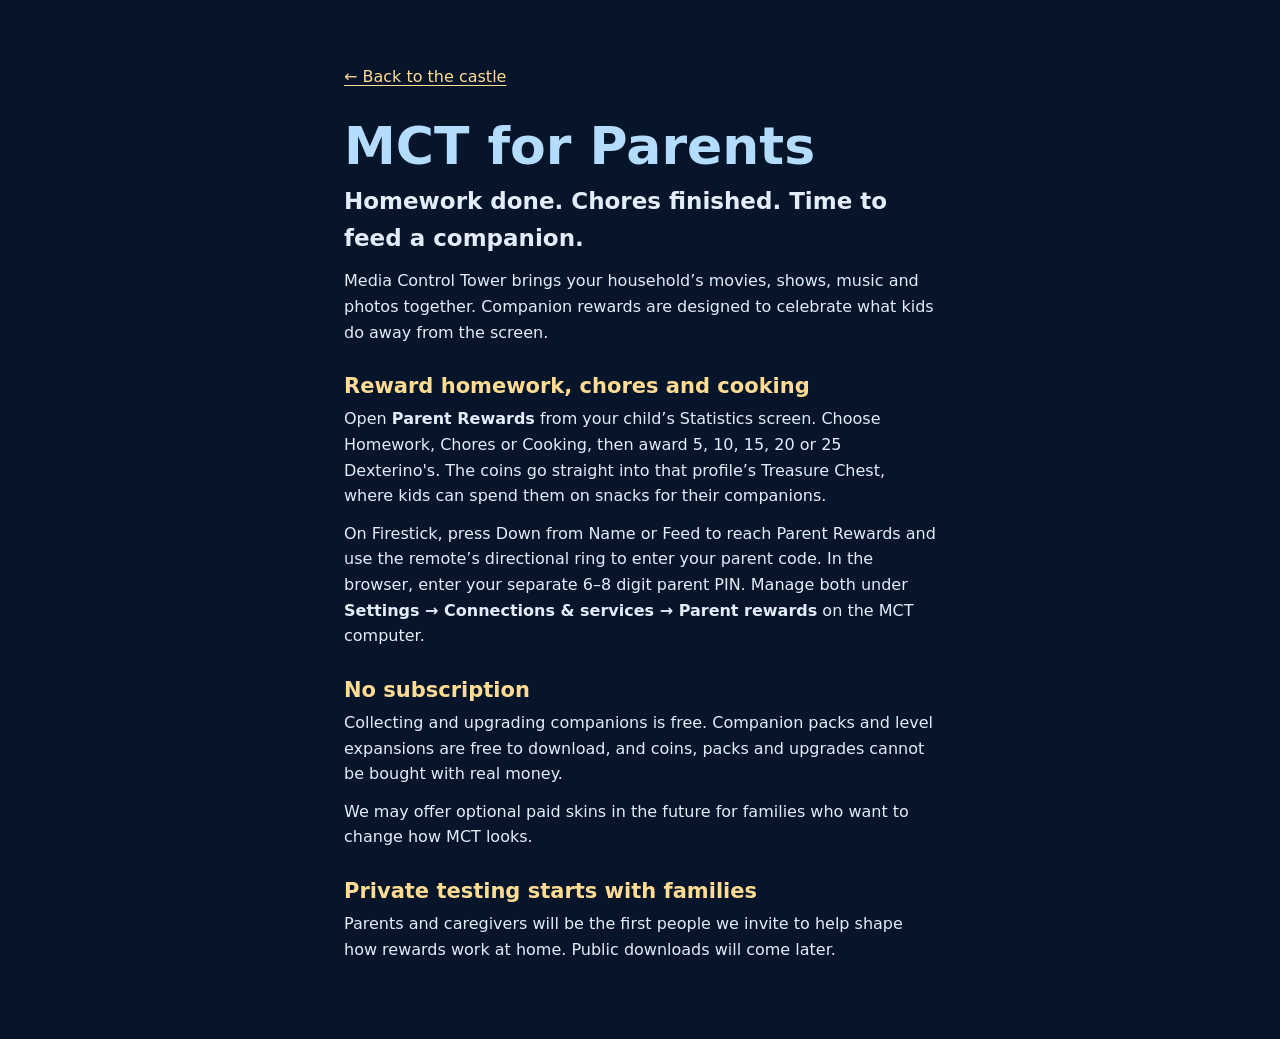
<file: parents.html>
<!doctype html>
<html lang="en">
<head>
  <meta charset="utf-8">
  <meta name="viewport" content="width=device-width, initial-scale=1">
  <meta name="theme-color" content="#061529">
  <meta name="description" content="MCT is a household media centre with companion rewards designed around homework, chores and other offline activities.">
  <title>MCT for Parents | Media Control Tower</title>
  <link rel="icon" href="assets/favicon.png" type="image/png" sizes="32x32">
  <link rel="stylesheet" href="styles.css">
</head>
<body>
  <main class="parents-page">
    <nav aria-label="Website"><a href="./">← Back to the castle</a></nav>
    <h1>MCT for Parents</h1>
    <p class="parents-intro">Homework done. Chores finished. Time to feed a companion.</p>
    <p>Media Control Tower brings your household’s movies, shows, music and photos together. Companion rewards are designed to celebrate what kids do away from the screen.</p>

    <h2>Reward homework, chores and cooking</h2>
    <p>Open <strong>Parent Rewards</strong> from your child’s Statistics screen. Choose Homework, Chores or Cooking, then award 5, 10, 15, 20 or 25 Dexterino's. The coins go straight into that profile’s Treasure Chest, where kids can spend them on snacks for their companions.</p>
    <p>On Firestick, press Down from Name or Feed to reach Parent Rewards and use the remote’s directional ring to enter your parent code. In the browser, enter your separate 6–8 digit parent PIN. Manage both under <strong>Settings → Connections &amp; services → Parent rewards</strong> on the MCT computer.</p>

    <h2>No subscription</h2>
    <p>Collecting and upgrading companions is free. Companion packs and level expansions are free to download, and coins, packs and upgrades cannot be bought with real money.</p>
    <p>We may offer optional paid skins in the future for families who want to change how MCT looks.</p>

    <h2>Private testing starts with families</h2>
    <p>Parents and caregivers will be the first people we invite to help shape how rewards work at home. Public downloads will come later.</p>
  </main>
</body>
</html>
</file>
<file: styles.css>
:root { color-scheme: dark; background: #061529; }
* { box-sizing: border-box; }
html, body { width: 100%; height: 100%; margin: 0; }
.landing { position: relative; isolation: isolate; width: 100%; height: 100vh; height: 100dvh; overflow: hidden; background: #061529; }
.landing::before {
  content: ""; position: absolute; inset: 0; z-index: -1;
  background:
    repeating-linear-gradient(0deg, transparent 0 3px, #b7d8ff05 3px 4px),
    repeating-linear-gradient(90deg, transparent 0 3px, #00000024 3px 4px),
    radial-gradient(ellipse at 50% 0%, #24496855, transparent 65%),
    linear-gradient(90deg, #050d18, #102238 18%, #071321 50%, #102238 82%, #050d18);
}
.scene { display: block; width: 100%; height: 100%; }
.scene img { display: block; width: 100%; height: 100%; object-fit: contain; }
.visually-hidden { position: absolute; width: 1px; height: 1px; padding: 0; margin: -1px; overflow: hidden; clip-path: inset(50%); white-space: nowrap; border: 0; }


body { font-family: system-ui, -apple-system, BlinkMacSystemFont, "Segoe UI", sans-serif; color: #fff4db; }
.site-menu { position: absolute; top: max(16px, env(safe-area-inset-top)); left: max(16px, env(safe-area-inset-left)); z-index: 10; }
.site-menu summary { display: flex; flex-direction: column; align-items: center; gap: 5px; width: max-content; cursor: pointer; list-style: none; border-radius: 50px 50px 12px 12px; -webkit-tap-highlight-color: transparent; }
.site-menu summary::-webkit-details-marker { display: none; }
.menu-logo { display: block; width: clamp(64px, 8vw, 96px); height: auto; aspect-ratio: 1; object-fit: cover; border-radius: 50%; border: 1px solid #70c9ff; box-shadow: 0 0 18px #1599f84d, 0 4px 16px #0008; }
.menu-caption { padding: 5px 12px; border: 1px solid #c49b5599; border-radius: 20px; background: #081629ed; color: #fff1ce; font-size: 14px; font-weight: 650; line-height: 1.4; }
.site-menu summary:hover .menu-caption, .site-menu[open] .menu-caption { border-color: #f4c87a; background: #172b42; }
.site-menu summary:focus-visible { outline: 3px solid #8ed9ff; outline-offset: 5px; }
.menu-arrow { display: inline-block; }
.site-menu[open] .menu-arrow { transform: rotate(180deg); }
.menu-panel { margin-top: 12px; padding: 20px; width: min(300px, calc(100vw - 48px)); border: 1px solid #b68c4d; border-radius: 14px; background: #081526f5; box-shadow: 0 12px 35px #0009; }
.menu-panel h2 { margin: 0 0 10px; color: #ffdb94; font-size: 18px; line-height: 1.3; }
.menu-panel p { margin: 0; font-size: 14px; line-height: 1.55; }
.menu-panel { max-height: calc(100dvh - 160px); overflow-y: auto; }
.menu-links { display: grid; gap: 4px; margin-top: 12px; }
.menu-links a { padding: 5px 4px; }
.menu-links a, .brand-links a, .feature-link, .parents-page a, .features-page a { color: #ffdb94; text-underline-offset: .2em; }
a:focus-visible { outline: 2px solid #8ed9ff; outline-offset: 2px; }
@media (max-height: 500px) { .menu-logo { width: 52px; } .site-menu { top: max(8px, env(safe-area-inset-top)); } .menu-panel { margin-top: 8px; padding: 14px; } }

/* Keep hotspots anchored to the artwork, including its letterboxed margins. */
.scene-stage { position: absolute; top: 50%; left: 50%; transform: translate(-50%, -50%); width: min(100%, calc(100dvh * 1672 / 941)); aspect-ratio: 1672 / 941; }
.attractions { position: absolute; inset: 0; pointer-events: none; }
.attraction { position: absolute; left: var(--x); top: var(--y); transform: translate(-50%, -50%); pointer-events: auto; min-height: 44px; max-width: 22%; padding: 5px 12px; border: 1px solid #b28e55; border-radius: 6px; background: #081526f2; color: #fff2d5; font: 650 clamp(12px, 1.05vw, 17px)/1.2 system-ui, sans-serif; text-align: center; cursor: pointer; box-shadow: 0 3px 12px #0008; }
.attraction:hover, .attraction[aria-expanded="true"] { border-color: #8ed9ff; background: #16314b; box-shadow: 0 0 16px #5bbcff66; }
.attraction:focus-visible, .feature-close:focus-visible { outline: 3px solid #8ed9ff; outline-offset: 3px; }
.feature-card { position: absolute; z-index: 5; right: max(16px, env(safe-area-inset-right)); top: max(16px, env(safe-area-inset-top)); width: min(320px, calc(100vw - 32px)); padding: 16px 42px 18px 18px; border: 1px solid #d2a75d; border-radius: 12px; background: #081526f5; box-shadow: 0 10px 32px #0009; }
.feature-card[hidden] { display: none; }
.feature-card h2 { margin: 4px 0 8px; font-size: 18px; color: #ffdb94; }
.feature-card p { margin: 0; font-size: 14px; line-height: 1.5; }
.feature-link { display: inline-block; margin-top: 6px; padding: 4px 0; font-size: 13px; font-weight: 650; }
.feature-close { position: absolute; right: 0; top: 0; width: 44px; height: 44px; border: 0; background: transparent; color: #fff2d5; font-size: 24px; cursor: pointer; border-radius: 10px; }
@media (orientation: portrait) {
  .scene-stage { width: min(100%, calc(100dvh * 941 / 1672)); aspect-ratio: 941 / 1672; }
  .attraction { left: var(--px); top: var(--py); max-width: 46%; padding: 4px 7px; font-size: clamp(11px, 3vw, 16px); }
  .feature-card { top: max(112px, calc(env(safe-area-inset-top) + 96px)); left: 50%; right: auto; transform: translateX(-50%); width: min(350px, calc(100vw - 24px)); padding: 10px 40px 12px 14px; }
  .feature-card h2 { font-size: 16px; margin: 2px 0 5px; }
  .feature-card p { font-size: 13px; line-height: 1.35; }
}
@media (max-height: 500px) and (orientation: landscape) {
  .attraction { min-height: 36px; padding: 3px 6px; font-size: 11px; }
  .feature-card { width: 260px; padding: 10px 40px 10px 12px; }
  .feature-card h2 { font-size: 15px; margin: 2px 0 4px; }
  .feature-card p { font-size: 12px; }
}

/* One travelling guide; live HTML keeps its hanging banner readable. */
.zeppelin { position: absolute; top: 0; left: 0; z-index: 6; width: 270px; pointer-events: none; transition: transform 1181ms cubic-bezier(.22,.68,.2,1); }
.zeppelin.no-flight { transition: none; }
.airship { position: relative; width: 195px; margin: 0 auto; transform: rotate(0deg) scaleX(var(--facing, 1)); transition: transform 180ms ease; }
.airship img { display: block; width: 100%; height: auto; filter: drop-shadow(0 5px 5px #0009); }
.zeppelin.flying .airship { transform: rotate(var(--bank, -3deg)) scaleX(var(--facing, 1)); }
.engine-flame { position: absolute; left: 78.5%; width: 24%; height: 6%; opacity: 0; border-radius: 20% 90% 90% 20%; transform-origin: left center; background: linear-gradient(90deg, #eafaff, #69ccff 20%, #ffe99b 42%, #ff9a32 70%, transparent); filter: drop-shadow(0 0 4px #ffb34b); }
.engine-flame-one { top: 65%; }
.engine-flame-two { top: 75%; }
.flying .engine-flame { opacity: 1; animation: engine-burst 160ms ease-in-out infinite alternate; }
@keyframes engine-burst { from { transform: scaleX(.7); } to { transform: scaleX(1.15); } }
.zeppelin .feature-card { position: relative; inset: auto; transform: none; width: 100%; margin: 2px 0 0; padding: 12px 38px 16px 16px; border-radius: 3px 3px 14px 14px; border-top: 3px solid #d2a75d; background: linear-gradient(110deg,#0c2037fa,#081526fa); pointer-events: auto; }
.zeppelin .feature-card::before, .zeppelin .feature-card::after { content: ''; position: absolute; top: -20px; width: 2px; height: 18px; background: #d3aa68; box-shadow: 1px 0 2px #000; }
.zeppelin .feature-card::before { left: 28%; }
.zeppelin .feature-card::after { right: 28%; }
.zeppelin .feature-card h2 { font-size: 17px; }
.zeppelin .feature-card p { font-size: 13px; line-height: 1.4; }
.zeppelin .idle-banner { width: fit-content; margin-inline: auto; padding: 7px 10px; color: #ffebc1; font: 600 12px/1.4 Georgia, serif; text-align: center; pointer-events: none; }
.zeppelin.has-banner .idle-banner { display: none; }
.zeppelin.returning .idle-banner { visibility: hidden; }
@media (max-width: 600px), (max-height: 500px) {
  .zeppelin { width: min(220px, calc(100vw - 24px)); }
  .airship { width: 135px; }
  .zeppelin .feature-card { padding: 8px 34px 10px 12px; }
  .zeppelin .feature-card h2 { font-size: 15px; margin: 3px 0 5px; }
  .zeppelin .feature-card p { font-size: 12px; }
  .zeppelin .feature-card::before, .zeppelin .feature-card::after { top: -14px; height: 12px; }
}
@media (prefers-reduced-motion: reduce) {
  .zeppelin, .airship { transition: none; }
  .zeppelin.flying .airship { transform: none; }
  .engine-flame { display: none; animation: none; }
}

.development-notice { position: absolute; z-index: 4; bottom: max(12px, env(safe-area-inset-bottom)); left: 50%; transform: translateX(-50%); width: max-content; max-width: calc(100% - 32px); padding: 9px 16px; border: 1px solid #a1814b; border-radius: 10px; background: #081526f5; box-shadow: 0 3px 16px #0006; text-align: center; }
.development-notice p { margin: 0; color: #e5eaf0; font-size: 13px; line-height: 1.5; }
.development-notice strong { color: #ffe0a2; font-weight: 600; }
@media (max-width: 600px) {
  .development-notice { width: calc(100% - 24px); max-width: 390px; padding: 8px 10px; }
  .development-notice p { font-size: 12px; }
  .development-notice span { display: block; }
}
@media (max-height: 500px) and (orientation: landscape) {
  .development-notice { bottom: max(6px, env(safe-area-inset-bottom)); padding: 5px 12px; }
  .development-notice p { font-size: 11px; }
}

/* Keep compact landscape controls comfortable to tap. */
@media (max-height: 500px) and (orientation: landscape) {
  .attraction { min-height: 44px; }
}



.site-brand { position: absolute; z-index: 5; top: max(28px, env(safe-area-inset-top)); left: calc(max(16px, env(safe-area-inset-left)) + clamp(80px, 8vw, 96px) + 18px); max-width: calc(100% - 160px); text-shadow: 0 2px 8px #000, 0 0 24px #041126; }
.site-brand h1 { margin: 0; color: #fff0cb; font-size: clamp(22px, 2.8vw, 40px); line-height: 1.15; letter-spacing: -.035em; font-weight: 750; }
.site-brand p { margin: 8px 0 0; color: #e3edfa; font-size: clamp(12px, 1.15vw, 16px); line-height: 1.4; }
@media (max-width: 600px) {
  .site-brand { top: max(24px, env(safe-area-inset-top)); left: calc(max(16px, env(safe-area-inset-left)) + 92px); right: max(12px, env(safe-area-inset-right)); max-width: none; }
  .site-brand h1 { font-size: clamp(18px, 5vw, 26px); }
  .site-brand p { margin-top: 6px; font-size: 12px; }
}
@media (max-height: 500px) and (orientation: landscape) {
  .site-brand { top: max(10px, env(safe-area-inset-top)); left: 108px; }
  .site-brand h1 { font-size: 21px; }
  .site-brand p { margin-top: 3px; font-size: 11px; }
}

/* Transparent typographic wordmark inspired by the supplied MCT reference. */
.site-brand { top: max(24px, env(safe-area-inset-top)); text-shadow: 0 2px 12px #08223a66; }
.site-brand h1 { color: #b4dcff; line-height: 1; letter-spacing: normal; }
.brand-initials { display: block; width: max-content; font-family: "Arial Black", "Segoe UI", sans-serif; font-size: clamp(48px, 5.4vw, 78px); font-weight: 900; line-height: .85; letter-spacing: -.045em; transform: scaleX(1.22); transform-origin: left center; }
.brand-name { display: block; margin-top: 7px; color: #b4dcff; font-size: clamp(12px, 1.15vw, 17px); font-weight: 750; line-height: 1.1; letter-spacing: .105em; text-transform: uppercase; }
.site-brand .brand-pitch { max-width: 34ch; color: #edf5ff; }
.brand-pitch strong, .brand-pitch span { display: block; }
.brand-pitch strong { font-size: 1.13em; }
@media (max-width: 600px) {
  .site-brand { top: max(20px, env(safe-area-inset-top)); }
  .brand-initials { font-size: 47px; }
  .brand-name { margin-top: 6px; font-size: 10px; letter-spacing: .08em; }
  .site-brand p { margin-top: 7px; font-size: 9px; line-height: 1.45; letter-spacing: .04em; }
}
@media (max-height: 500px) and (orientation: landscape) {
  .site-brand { top: max(10px, env(safe-area-inset-top)); }
  .brand-initials { font-size: 42px; }
  .brand-name { margin-top: 5px; font-size: 10px; }
  .site-brand p { margin-top: 5px; font-size: 9px; }
}

/* Anchor the wordmark inside the artwork, not the surrounding letterbox. */
.scene-stage .site-brand { top: 24px; left: 10%; right: 12px; max-width: none; width: max-content; max-width: 85%; }
@media (orientation: portrait) {
  .scene-stage .site-brand { top: 16px; left: 30%; right: 8px; width: auto; max-width: none; }
}
@media (max-height: 500px) and (orientation: landscape) {
  .scene-stage .site-brand { top: 10px; left: 10%; }
}

.brand-links { display: flex; flex-wrap: wrap; align-items: baseline; gap: 3px 12px; margin-top: 8px; color: #fff4db; font-size: clamp(11px, 1vw, 14px); line-height: 1.35; }
.brand-links a { white-space: nowrap; }
@media (max-height: 520px) {
  .scene-stage .site-brand { top: 6px; }
  .brand-initials { font-size: 32px; }
  .brand-links { margin-top: 4px; }
}
@media (max-height: 520px) and (orientation: landscape) {
  .scene-stage .site-brand { left: max(10%, 100px); }
}
@media (max-height: 360px) and (orientation: landscape) {
  .brand-initials { display: none; }
  .brand-links { margin-top: 2px; }
  .site-brand .brand-name { margin-top: 3px; font-size: 9px; }
  .site-brand .brand-pitch { margin-top: 3px; max-width: 43ch; font-size: 9px; line-height: 1.2; }
  .site-brand .brand-links { font-size: 10px; }
}

.parents-page, .features-page { width: min(720px, 100%); margin-inline: auto; padding: clamp(24px, 6vw, 64px); line-height: 1.6; }
.parents-page h1, .features-page h1 { margin: 28px 0 8px; color: #b4dcff; font-size: clamp(32px, 6vw, 52px); line-height: 1.1; }
.parents-page h2 { margin: 28px 0 6px; color: #ffdb94; font-size: 21px; line-height: 1.3; }
.parents-page p { margin: 0 0 12px; color: #e3edfa; }
.parents-page .parents-intro { font-size: clamp(18px, 3vw, 23px); font-weight: 650; }
.features-body { background: radial-gradient(ellipse at 50% 0%, #23364d, transparent 48rem), #081526; }
.features-page { width: min(1640px, 100%); padding: clamp(16px, 3.5vw, 56px); }
.features-page p { margin: 8px 0 16px; color: #e3edfa; }
.features-page > p { max-width: 78ch; }
.feature-page-nav, .feature-index { display: flex; flex-wrap: wrap; gap: 8px 20px; }
.feature-index { padding: 16px 0; gap: 8px; }
.feature-index a { padding: 5px 12px; border: 1px solid #99734e; border-radius: 5px; background: #151c28; text-decoration: none; }
.feature-index a:hover { border-color: #ffdb94; }
.features-page section { border-top: 1px solid #c7a66a66; margin-top: 20px; padding: 24px 0; scroll-margin-top: 16px; }
.features-page section:not(.feature-room) { max-width: 900px; margin-inline: auto; }
.features-page section:focus { outline: none; border-top-color: #ffdb94; }
.features-page h2 { color: #b4dcff; font-size: clamp(24px, 4vw, 36px); line-height: 1.15; margin: 0 0 12px; }
.features-page figure { margin: 18px 0; }
.features-page figure img, .features-page video { display: block; width: 100%; height: auto; border: 1px solid #c7a66a66; border-radius: 10px; }
.features-page figcaption { margin-top: 6px; color: #c9dced; font-size: 14px; }

.features-page .feature-room { padding: 0; border: 1px solid #a17d4d; border-radius: 12px; background: #090f18; box-shadow: 0 16px 44px #0006; }
#movies { --room-art: url('assets/features/cinema-banner.jpg'); }
#home { --room-art: url('assets/features/home-banner.jpg'); }
#live { --room-art: url('assets/features/tv-guide-banner.jpg'); }
#music { --room-art: url('assets/features/listening-room-banner.jpg'); }
#gallery { --room-art: url('assets/features/gallery-banner.jpg'); }
#library { --room-art: url('assets/features/library-banner.webp'); }
#statistics { --room-art: url('assets/castle-desktop.png'); }
#devices { --room-art: url('assets/features/devices-observatory.webp'); }
#profiles { --room-art: url('assets/features/profiles-banner.webp'); }
#backup { --room-art: url('assets/features/backup-banner.webp'); }
.room-header { padding: clamp(20px, 4vw, 52px); border-bottom: 1px solid #a17d4d; border-radius: 11px 11px 0 0; background: linear-gradient(90deg, #080d16f5, #080d16a8 62%, #080d1655), var(--room-art) center / cover; }
.room-header span { color: #ffdb94; font-size: 12px; letter-spacing: .14em; text-transform: uppercase; }
.room-header h2, .room-panel h3 { color: #ffebc1; font-family: Georgia, serif; }
.room-header h2 { margin: 6px 0 10px; font-size: clamp(32px, 5vw, 54px); }
.room-header p { max-width: 54ch; margin: 0; }
.room-layout { padding: clamp(12px, 2vw, 26px); }
.room-signs { display: none; }
.room-topics { min-width: 0; }
.room-topics details + details { margin-top: 10px; }
.room-topics summary, .room-signs button { padding: 10px 14px; border: 1px solid #a17d4d; border-radius: 6px; color: #ffebc1; background: linear-gradient(#282222, #161922); font: 600 17px/1.45 Georgia, serif; cursor: pointer; }
.room-topics summary:hover, .room-signs button:hover { border-color: #ffdb94; }
.room-topics details[open] > summary, .room-signs button[aria-pressed="true"] { border-color: #ffdb94; background: linear-gradient(#483825, #25202a); box-shadow: inset 0 0 0 2px #ae855844; }
.room-topics summary:focus-visible, .room-signs button:focus-visible { outline: 2px solid #8ed9ff; outline-offset: 3px; }
.room-panel { margin-top: 8px; padding: clamp(14px, 2.4vw, 30px); border: 1px solid #8a694b88; border-radius: 8px; background: linear-gradient(130deg, #151e2a, #0c1520); }
.room-panel h3 { display: none; margin: 0 0 12px; font-size: clamp(22px, 3vw, 33px); line-height: 1.2; }
.room-panel p, .room-panel li { max-width: 76ch; }
.room-panel ul { margin: 8px 0 16px; padding-inline-start: 1.4em; color: #e3edfa; }
.room-panel li + li { margin-top: 6px; }
.room-panel figure { max-width: 1050px; margin-bottom: 0; }
.room-panel .review-example, .room-panel .folder-example { max-width: 680px; }
.review-reaction { display: block; margin-top: 6px; color: #ffebc1; }
.review-reaction q { margin-inline-start: 6px; font-weight: 650; }
@media (min-width: 860px) {
  .room-ready { display: grid; grid-template-columns: clamp(200px, 22vw, 290px) minmax(0, 1fr); align-items: start; gap: clamp(16px, 3vw, 40px); }
  .room-ready .room-signs { display: grid; gap: 10px; }
  .room-signs button { text-align: left; }
  .room-ready .room-topics summary { display: none; }
  .room-ready .room-topics details + details, .room-ready .room-panel { margin-top: 0; }
  .room-ready .room-panel h3 { display: block; }
}

/* Antique brass edging separates the scene from the navy woven surround. */
.scene-stage::after {
  content: ""; position: absolute; inset: 0; pointer-events: none; z-index: 2;
  border-inline: 1px solid #c7a66a88;
  box-shadow: -5px 0 0 -3px #07101c, -7px 0 0 -4px #a7864655,
    5px 0 0 -3px #07101c, 7px 0 0 -4px #a7864655, 0 0 30px #0009;
}
@media (orientation: portrait) {
  .scene-stage::after { border-block: 1px solid #c7a66a66; }
}
</file>
